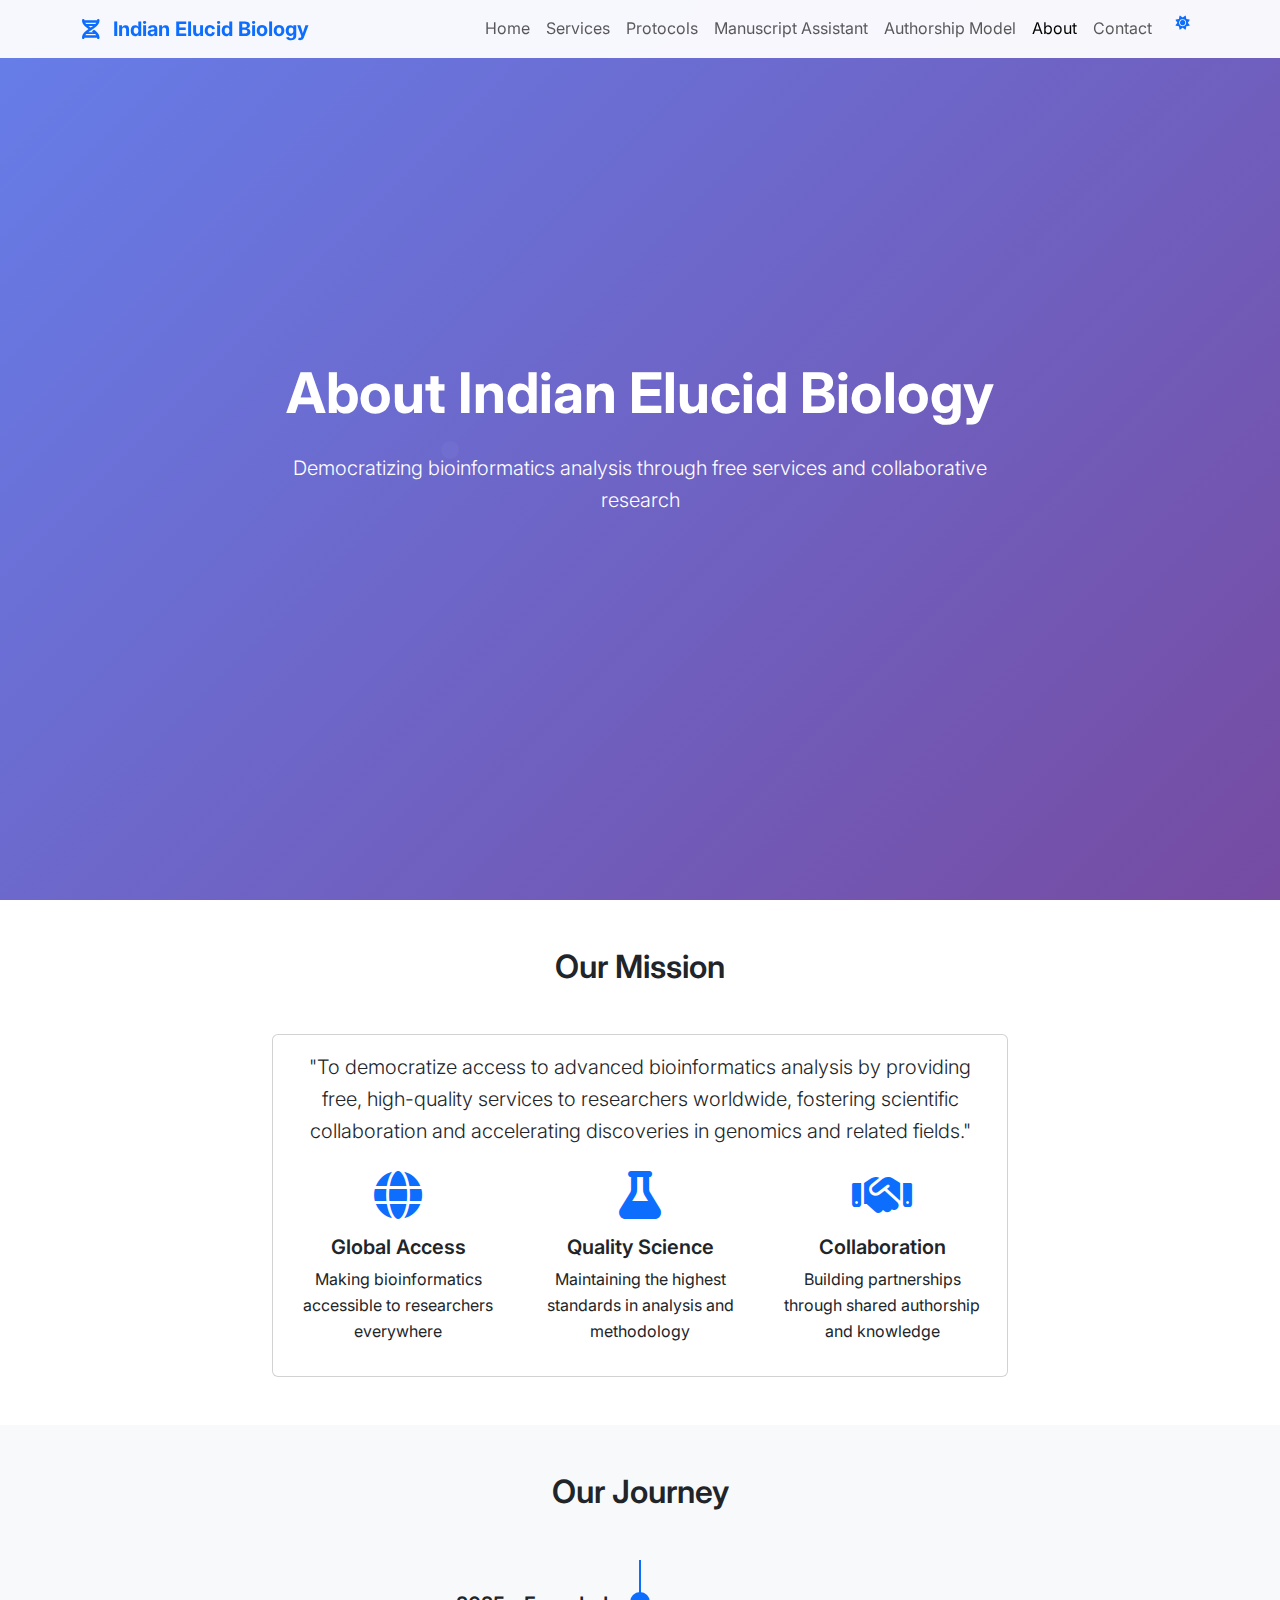
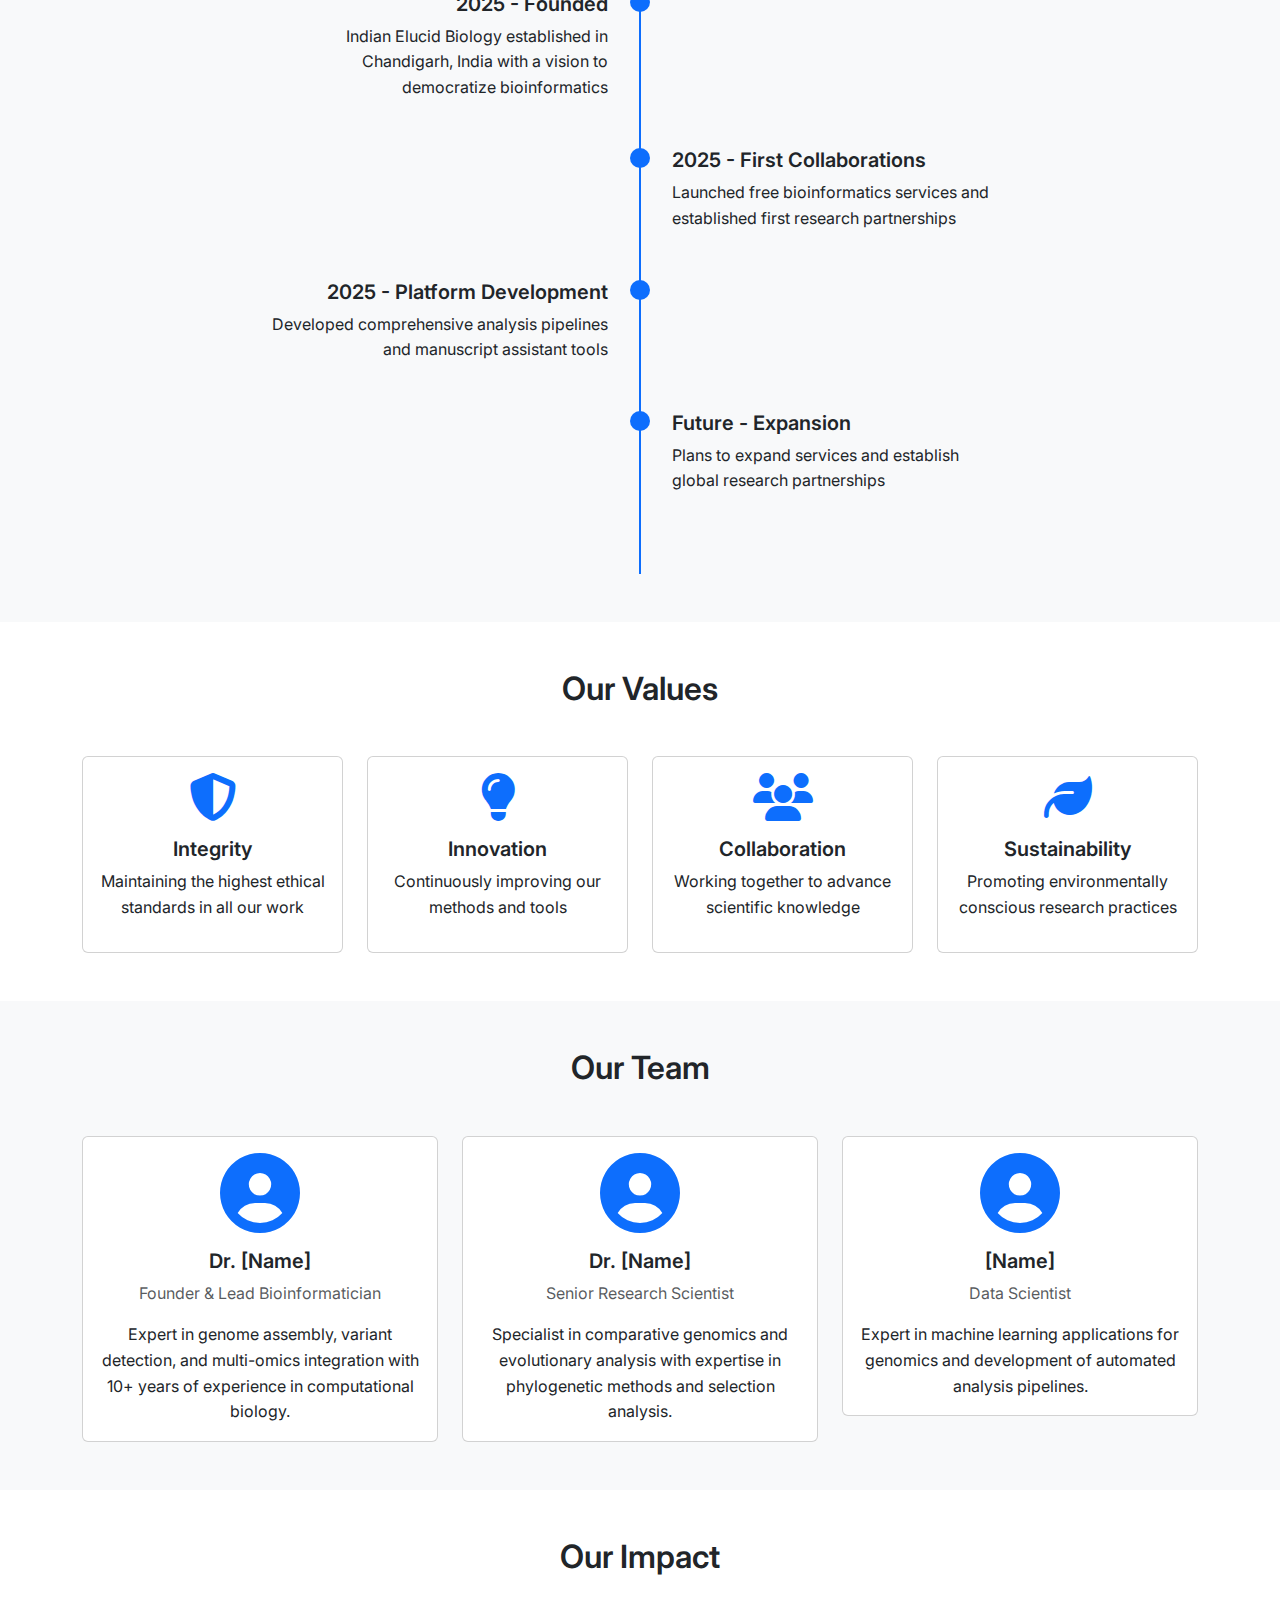
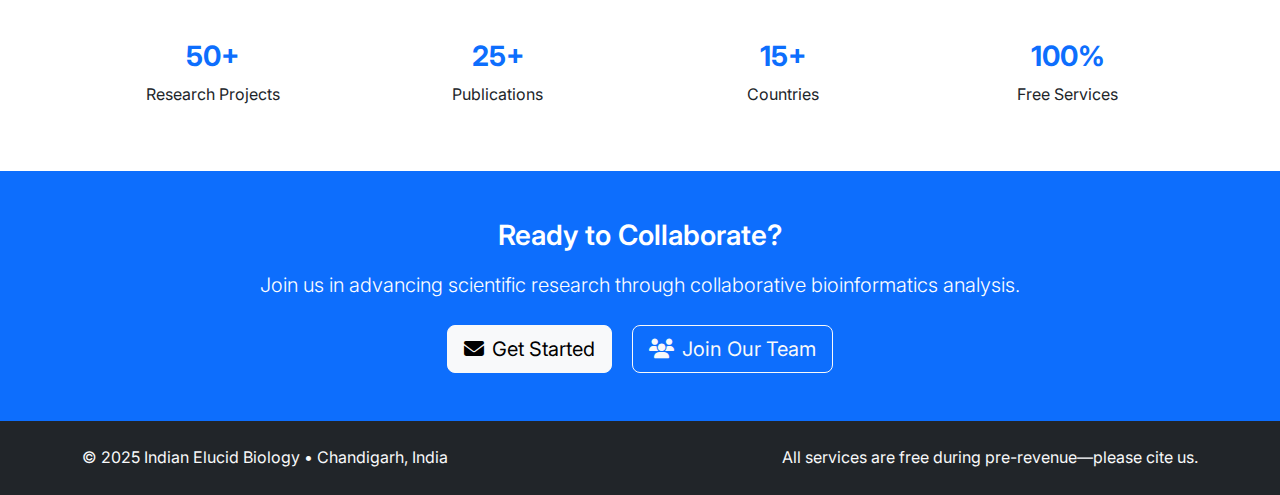
<file: about.html>
<!DOCTYPE html>
<html lang="en">
<head>
    <meta charset="UTF-8">
    <meta name="viewport" content="width=device-width, initial-scale=1.0">
    <title>About Us - Indian Elucid Biology</title>
    <meta name="description" content="Learn about Indian Elucid Biology's mission to democratize bioinformatics analysis and support research through free services.">
    
    <!-- Bootstrap 5 CSS -->
    <link href="https://cdn.jsdelivr.net/npm/bootstrap@5.3.0/dist/css/bootstrap.min.css" rel="stylesheet">
    <!-- Font Awesome 6 -->
    <link rel="stylesheet" href="https://cdnjs.cloudflare.com/ajax/libs/font-awesome/6.4.0/css/all.min.css">
    <!-- Google Fonts -->
    <link href="https://fonts.googleapis.com/css2?family=Inter:wght@300;400;500;600;700&family=JetBrains+Mono:wght@400;500&display=swap" rel="stylesheet">
    <!-- Custom CSS -->
    <link rel="stylesheet" href="css/styles.css">
</head>
<body>
    <!-- Navigation -->
    <nav class="navbar navbar-expand-lg navbar-light bg-light fixed-top">
        <div class="container">
            <a class="navbar-brand fw-bold" href="index.html">
                <i class="fas fa-dna text-primary me-2"></i>
                Indian Elucid Biology
            </a>
            
            <button class="navbar-toggler" type="button" data-bs-toggle="collapse" data-bs-target="#navbarNav">
                <span class="navbar-toggler-icon"></span>
            </button>
            
            <div class="collapse navbar-collapse" id="navbarNav">
                <ul class="navbar-nav ms-auto">
                    <li class="nav-item">
                        <a class="nav-link" href="index.html">Home</a>
                    </li>
                    <li class="nav-item">
                        <a class="nav-link" href="services.html">Services</a>
                    </li>
                    <li class="nav-item">
                        <a class="nav-link" href="protocols.html">Protocols</a>
                    </li>
                    <li class="nav-item">
                        <a class="nav-link" href="manuscript-assistant.html">Manuscript Assistant</a>
                    </li>
                    <li class="nav-item">
                        <a class="nav-link" href="authorship-model.html">Authorship Model</a>
                    </li>
                    <li class="nav-item">
                        <a class="nav-link active" href="about.html">About</a>
                    </li>
                    <li class="nav-item">
                        <a class="nav-link" href="contact.html">Contact</a>
                    </li>
                    <li class="nav-item">
                        <button class="btn btn-outline-primary btn-sm ms-2" id="themeToggle">
                            <i class="fas fa-sun"></i>
                        </button>
                    </li>
                </ul>
            </div>
        </div>
    </nav>

    <!-- Hero Section -->
    <section class="hero-section d-flex align-items-center min-vh-100">
        <div class="container">
            <div class="row">
                <div class="col-lg-8 mx-auto text-center">
                    <h1 class="display-4 fw-bold mb-4">About Indian Elucid Biology</h1>
                    <p class="lead mb-4">
                        Democratizing bioinformatics analysis through free services and collaborative research
                    </p>
                </div>
            </div>
        </div>
    </section>

    <!-- Mission Statement -->
    <section class="py-5">
        <div class="container">
            <div class="row">
                <div class="col-lg-8 mx-auto">
                    <h2 class="text-center mb-5">Our Mission</h2>
                    <div class="card">
                        <div class="card-body">
                            <p class="lead text-center mb-4">
                                "To democratize access to advanced bioinformatics analysis by providing free, high-quality services to researchers worldwide, fostering scientific collaboration and accelerating discoveries in genomics and related fields."
                            </p>
                            <div class="row g-4">
                                <div class="col-md-4 text-center">
                                    <i class="fas fa-globe text-primary fa-3x mb-3"></i>
                                    <h5>Global Access</h5>
                                    <p>Making bioinformatics accessible to researchers everywhere</p>
                                </div>
                                <div class="col-md-4 text-center">
                                    <i class="fas fa-flask text-primary fa-3x mb-3"></i>
                                    <h5>Quality Science</h5>
                                    <p>Maintaining the highest standards in analysis and methodology</p>
                                </div>
                                <div class="col-md-4 text-center">
                                    <i class="fas fa-handshake text-primary fa-3x mb-3"></i>
                                    <h5>Collaboration</h5>
                                    <p>Building partnerships through shared authorship and knowledge</p>
                                </div>
                            </div>
                        </div>
                    </div>
                </div>
            </div>
        </div>
    </section>

    <!-- Company Timeline -->
    <section class="py-5 bg-light">
        <div class="container">
            <h2 class="text-center mb-5">Our Journey</h2>
            <div class="row">
                <div class="col-lg-8 mx-auto">
                    <div class="timeline">
                        <div class="timeline-item">
                            <div class="timeline-marker"></div>
                            <div class="timeline-content">
                                <h5>2025 - Founded</h5>
                                <p>Indian Elucid Biology established in Chandigarh, India with a vision to democratize bioinformatics</p>
                            </div>
                        </div>
                        <div class="timeline-item">
                            <div class="timeline-marker"></div>
                            <div class="timeline-content">
                                <h5>2025 - First Collaborations</h5>
                                <p>Launched free bioinformatics services and established first research partnerships</p>
                            </div>
                        </div>
                        <div class="timeline-item">
                            <div class="timeline-marker"></div>
                            <div class="timeline-content">
                                <h5>2025 - Platform Development</h5>
                                <p>Developed comprehensive analysis pipelines and manuscript assistant tools</p>
                            </div>
                        </div>
                        <div class="timeline-item">
                            <div class="timeline-marker"></div>
                            <div class="timeline-content">
                                <h5>Future - Expansion</h5>
                                <p>Plans to expand services and establish global research partnerships</p>
                            </div>
                        </div>
                    </div>
                </div>
            </div>
        </div>
    </section>

    <!-- Values Section -->
    <section class="py-5">
        <div class="container">
            <h2 class="text-center mb-5">Our Values</h2>
            <div class="row g-4">
                <div class="col-md-6 col-lg-3">
                    <div class="card h-100 text-center">
                        <div class="card-body">
                            <i class="fas fa-shield-alt text-primary fa-3x mb-3"></i>
                            <h5>Integrity</h5>
                            <p>Maintaining the highest ethical standards in all our work</p>
                        </div>
                    </div>
                </div>
                <div class="col-md-6 col-lg-3">
                    <div class="card h-100 text-center">
                        <div class="card-body">
                            <i class="fas fa-lightbulb text-primary fa-3x mb-3"></i>
                            <h5>Innovation</h5>
                            <p>Continuously improving our methods and tools</p>
                        </div>
                    </div>
                </div>
                <div class="col-md-6 col-lg-3">
                    <div class="card h-100 text-center">
                        <div class="card-body">
                            <i class="fas fa-users text-primary fa-3x mb-3"></i>
                            <h5>Collaboration</h5>
                            <p>Working together to advance scientific knowledge</p>
                        </div>
                    </div>
                </div>
                <div class="col-md-6 col-lg-3">
                    <div class="card h-100 text-center">
                        <div class="card-body">
                            <i class="fas fa-leaf text-primary fa-3x mb-3"></i>
                            <h5>Sustainability</h5>
                            <p>Promoting environmentally conscious research practices</p>
                        </div>
                    </div>
                </div>
            </div>
        </div>
    </section>

    <!-- Team Section -->
    <section class="py-5 bg-light">
        <div class="container">
            <h2 class="text-center mb-5">Our Team</h2>
            <div class="row g-4">
                <div class="col-md-6 col-lg-4">
                    <div class="card text-center">
                        <div class="card-body">
                            <div class="mb-3">
                                <i class="fas fa-user-circle text-primary fa-5x"></i>
                            </div>
                            <h5 class="card-title">Dr. [Name]</h5>
                            <p class="text-muted">Founder & Lead Bioinformatician</p>
                            <p class="card-text">Expert in genome assembly, variant detection, and multi-omics integration with 10+ years of experience in computational biology.</p>
                        </div>
                    </div>
                </div>
                <div class="col-md-6 col-lg-4">
                    <div class="card text-center">
                        <div class="card-body">
                            <div class="mb-3">
                                <i class="fas fa-user-circle text-primary fa-5x"></i>
                            </div>
                            <h5 class="card-title">Dr. [Name]</h5>
                            <p class="text-muted">Senior Research Scientist</p>
                            <p class="card-text">Specialist in comparative genomics and evolutionary analysis with expertise in phylogenetic methods and selection analysis.</p>
                        </div>
                    </div>
                </div>
                <div class="col-md-6 col-lg-4">
                    <div class="card text-center">
                        <div class="card-body">
                            <div class="mb-3">
                                <i class="fas fa-user-circle text-primary fa-5x"></i>
                            </div>
                            <h5 class="card-title">[Name]</h5>
                            <p class="text-muted">Data Scientist</p>
                            <p class="card-text">Expert in machine learning applications for genomics and development of automated analysis pipelines.</p>
                        </div>
                    </div>
                </div>
            </div>
        </div>
    </section>

    <!-- Stats Section -->
    <section class="py-5">
        <div class="container">
            <h2 class="text-center mb-5">Our Impact</h2>
            <div class="row g-4 text-center">
                <div class="col-md-3">
                    <div class="card border-0">
                        <div class="card-body">
                            <h3 class="text-primary fw-bold">50+</h3>
                            <p class="mb-0">Research Projects</p>
                        </div>
                    </div>
                </div>
                <div class="col-md-3">
                    <div class="card border-0">
                        <div class="card-body">
                            <h3 class="text-primary fw-bold">25+</h3>
                            <p class="mb-0">Publications</p>
                        </div>
                    </div>
                </div>
                <div class="col-md-3">
                    <div class="card border-0">
                        <div class="card-body">
                            <h3 class="text-primary fw-bold">15+</h3>
                            <p class="mb-0">Countries</p>
                        </div>
                    </div>
                </div>
                <div class="col-md-3">
                    <div class="card border-0">
                        <div class="card-body">
                            <h3 class="text-primary fw-bold">100%</h3>
                            <p class="mb-0">Free Services</p>
                        </div>
                    </div>
                </div>
            </div>
        </div>
    </section>

    <!-- CTA Section -->
    <section class="py-5 bg-primary text-white">
        <div class="container text-center">
            <h3 class="mb-3">Ready to Collaborate?</h3>
            <p class="lead mb-4">Join us in advancing scientific research through collaborative bioinformatics analysis.</p>
            <a href="contact.html" class="btn btn-light btn-lg me-3">
                <i class="fas fa-envelope me-2"></i>Get Started
            </a>
            <a href="careers.html" class="btn btn-outline-light btn-lg">
                <i class="fas fa-users me-2"></i>Join Our Team
            </a>
        </div>
    </section>

    <!-- Footer -->
    <footer class="bg-dark text-light py-4">
        <div class="container">
            <div class="row">
                <div class="col-md-6">
                    <p class="mb-0">© 2025 Indian Elucid Biology • Chandigarh, India</p>
                </div>
                <div class="col-md-6 text-md-end">
                    <p class="mb-0">All services are free during pre-revenue—please cite us.</p>
                </div>
            </div>
        </div>
    </footer>

    <!-- Bootstrap JS -->
    <script src="https://cdn.jsdelivr.net/npm/bootstrap@5.3.0/dist/js/bootstrap.bundle.min.js"></script>
    <!-- Custom JS -->
    <script src="js/main.js"></script>
</body>
</html>
</file>
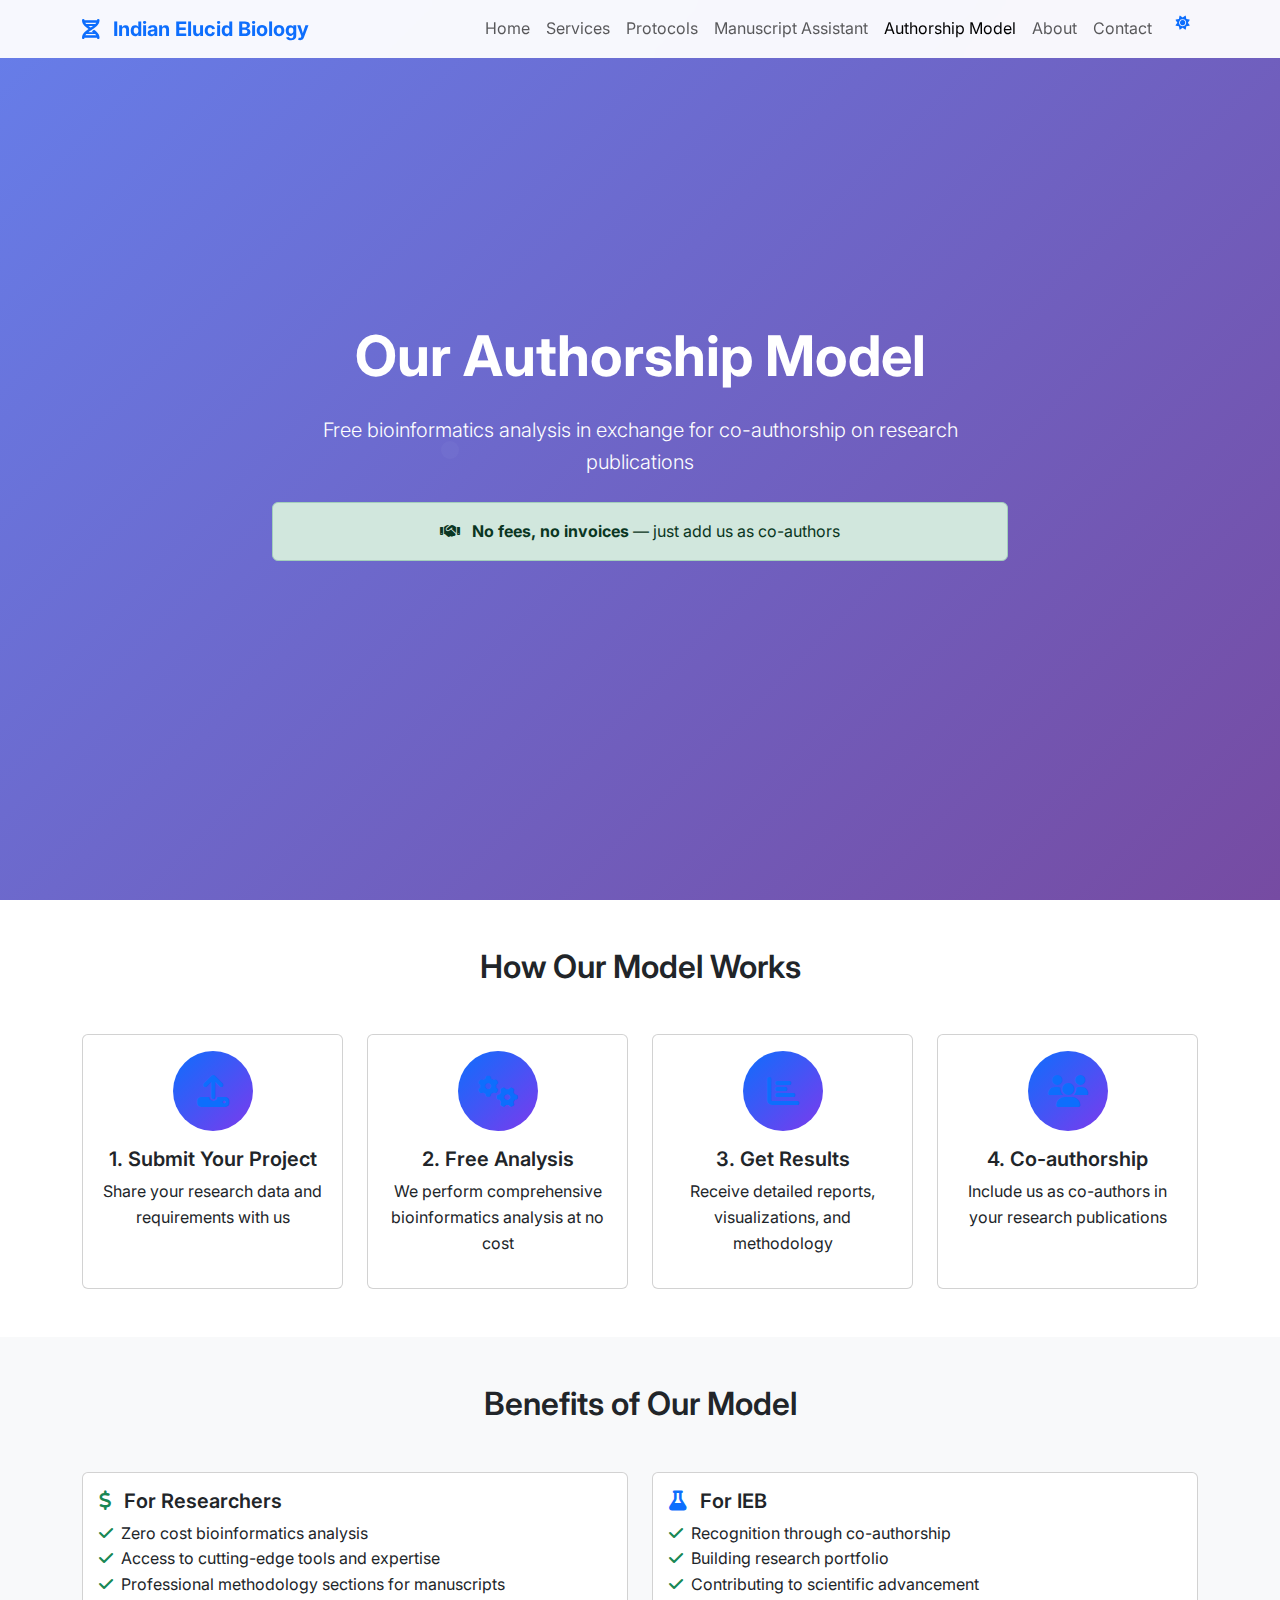
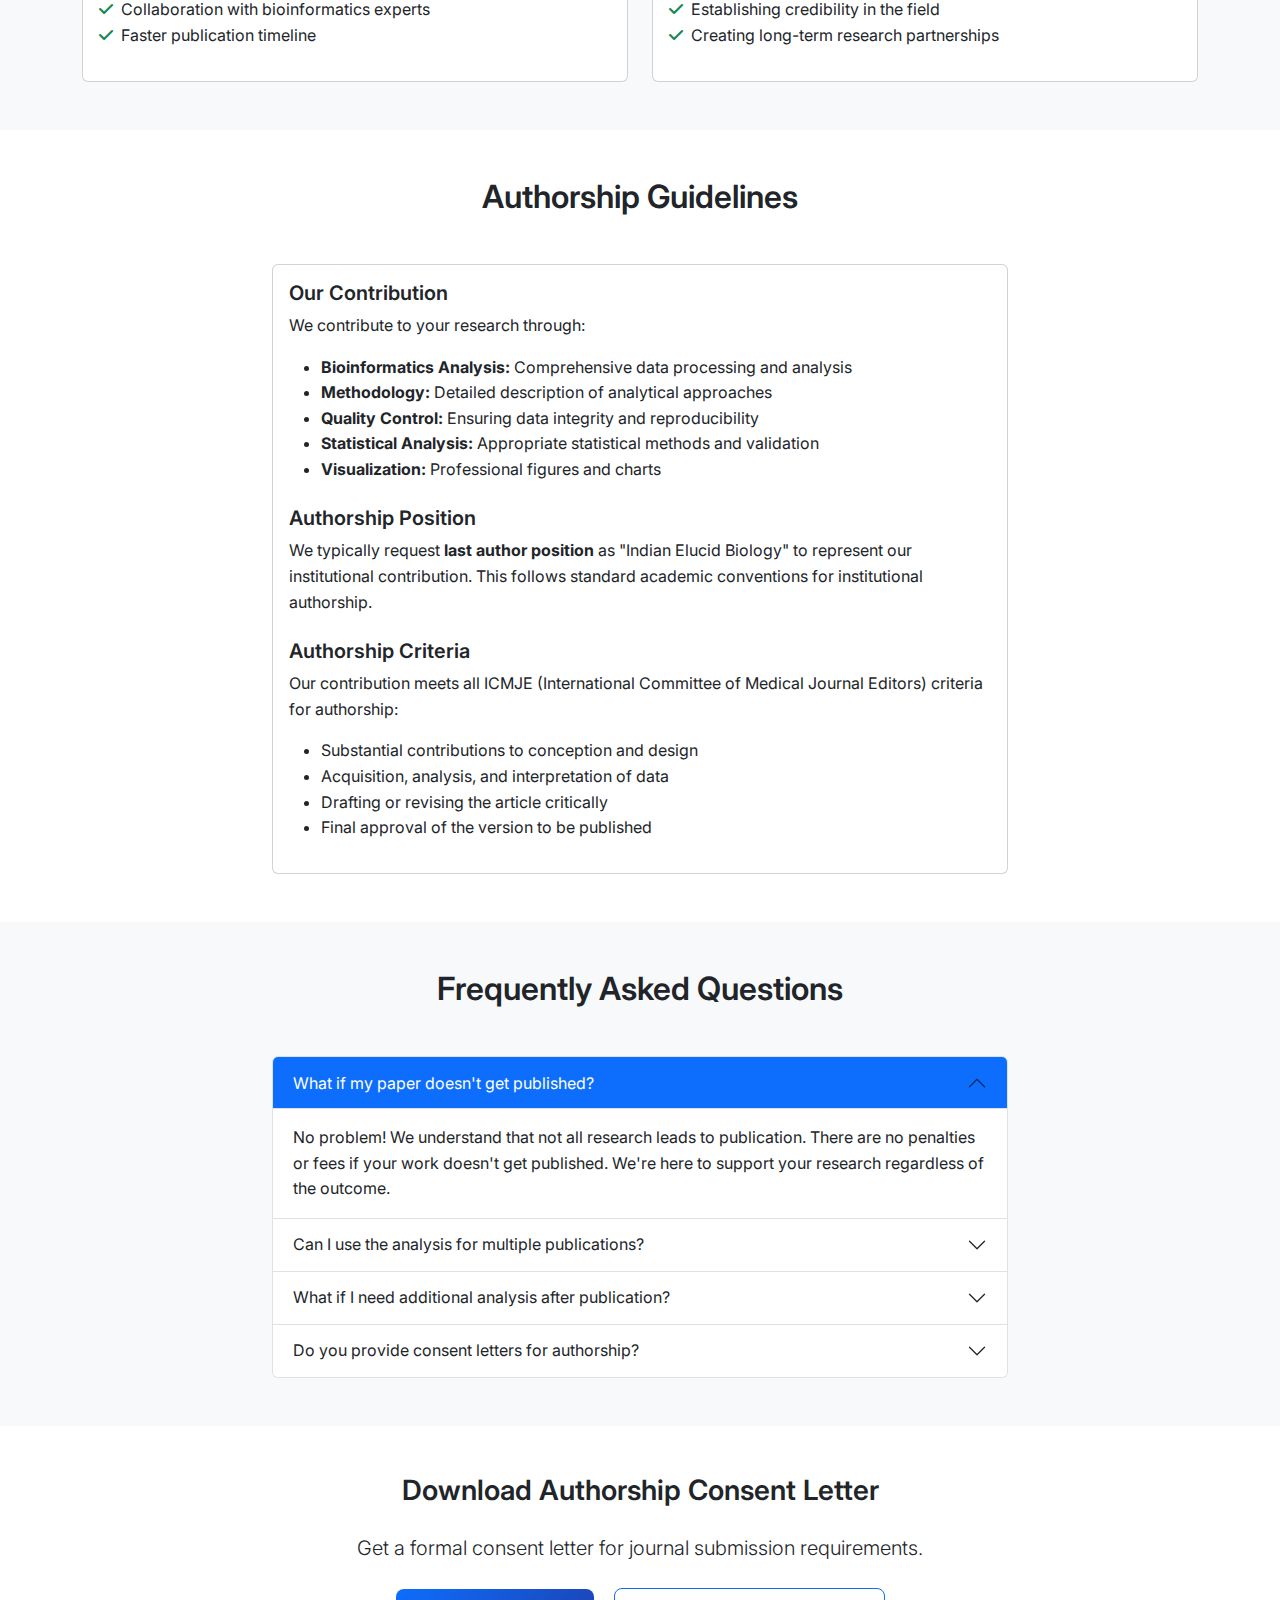
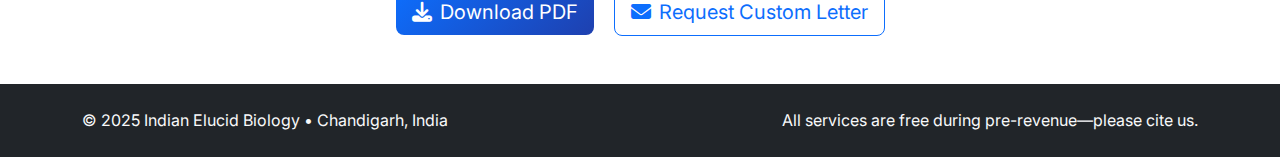
<file: authorship-model.html>
<!DOCTYPE html>
<html lang="en">
<head>
    <meta charset="UTF-8">
    <meta name="viewport" content="width=device-width, initial-scale=1.0">
    <title>Authorship Model - Indian Elucid Biology</title>
    <meta name="description" content="Learn about IEB's free bioinformatics services in exchange for co-authorship on research publications.">
    
    <!-- Bootstrap 5 CSS -->
    <link href="https://cdn.jsdelivr.net/npm/bootstrap@5.3.0/dist/css/bootstrap.min.css" rel="stylesheet">
    <!-- Font Awesome 6 -->
    <link rel="stylesheet" href="https://cdnjs.cloudflare.com/ajax/libs/font-awesome/6.4.0/css/all.min.css">
    <!-- Google Fonts -->
    <link href="https://fonts.googleapis.com/css2?family=Inter:wght@300;400;500;600;700&family=JetBrains+Mono:wght@400;500&display=swap" rel="stylesheet">
    <!-- Custom CSS -->
    <link rel="stylesheet" href="css/styles.css">
</head>
<body>
    <!-- Navigation -->
    <nav class="navbar navbar-expand-lg navbar-light bg-light fixed-top">
        <div class="container">
            <a class="navbar-brand fw-bold" href="index.html">
                <i class="fas fa-dna text-primary me-2"></i>
                Indian Elucid Biology
            </a>
            
            <button class="navbar-toggler" type="button" data-bs-toggle="collapse" data-bs-target="#navbarNav">
                <span class="navbar-toggler-icon"></span>
            </button>
            
            <div class="collapse navbar-collapse" id="navbarNav">
                <ul class="navbar-nav ms-auto">
                    <li class="nav-item">
                        <a class="nav-link" href="index.html">Home</a>
                    </li>
                    <li class="nav-item">
                        <a class="nav-link" href="services.html">Services</a>
                    </li>
                    <li class="nav-item">
                        <a class="nav-link" href="protocols.html">Protocols</a>
                    </li>
                    <li class="nav-item">
                        <a class="nav-link" href="manuscript-assistant.html">Manuscript Assistant</a>
                    </li>
                    <li class="nav-item">
                        <a class="nav-link active" href="authorship-model.html">Authorship Model</a>
                    </li>
                    <li class="nav-item">
                        <a class="nav-link" href="about.html">About</a>
                    </li>
                    <li class="nav-item">
                        <a class="nav-link" href="contact.html">Contact</a>
                    </li>
                    <li class="nav-item">
                        <button class="btn btn-outline-primary btn-sm ms-2" id="themeToggle">
                            <i class="fas fa-sun"></i>
                        </button>
                    </li>
                </ul>
            </div>
        </div>
    </nav>

    <!-- Hero Section -->
    <section class="hero-section d-flex align-items-center min-vh-100">
        <div class="container">
            <div class="row">
                <div class="col-lg-8 mx-auto text-center">
                    <h1 class="display-4 fw-bold mb-4">Our Authorship Model</h1>
                    <p class="lead mb-4">
                        Free bioinformatics analysis in exchange for co-authorship on research publications
                    </p>
                    <div class="alert alert-success">
                        <i class="fas fa-handshake me-2"></i>
                        <strong>No fees, no invoices</strong> — just add us as co-authors
                    </div>
                </div>
            </div>
        </div>
    </section>

    <!-- How It Works -->
    <section class="py-5">
        <div class="container">
            <h2 class="text-center mb-5">How Our Model Works</h2>
            <div class="row g-4">
                <div class="col-md-6 col-lg-3">
                    <div class="card h-100 text-center">
                        <div class="card-body">
                            <div class="feature-icon mb-3">
                                <i class="fas fa-upload text-primary fa-2x"></i>
                            </div>
                            <h5>1. Submit Your Project</h5>
                            <p>Share your research data and requirements with us</p>
                        </div>
                    </div>
                </div>
                <div class="col-md-6 col-lg-3">
                    <div class="card h-100 text-center">
                        <div class="card-body">
                            <div class="feature-icon mb-3">
                                <i class="fas fa-cogs text-primary fa-2x"></i>
                            </div>
                            <h5>2. Free Analysis</h5>
                            <p>We perform comprehensive bioinformatics analysis at no cost</p>
                        </div>
                    </div>
                </div>
                <div class="col-md-6 col-lg-3">
                    <div class="card h-100 text-center">
                        <div class="card-body">
                            <div class="feature-icon mb-3">
                                <i class="fas fa-chart-bar text-primary fa-2x"></i>
                            </div>
                            <h5>3. Get Results</h5>
                            <p>Receive detailed reports, visualizations, and methodology</p>
                        </div>
                    </div>
                </div>
                <div class="col-md-6 col-lg-3">
                    <div class="card h-100 text-center">
                        <div class="card-body">
                            <div class="feature-icon mb-3">
                                <i class="fas fa-users text-primary fa-2x"></i>
                            </div>
                            <h5>4. Co-authorship</h5>
                            <p>Include us as co-authors in your research publications</p>
                        </div>
                    </div>
                </div>
            </div>
        </div>
    </section>

    <!-- Benefits Section -->
    <section class="py-5 bg-light">
        <div class="container">
            <h2 class="text-center mb-5">Benefits of Our Model</h2>
            <div class="row g-4">
                <div class="col-md-6">
                    <div class="card h-100">
                        <div class="card-body">
                            <h5 class="card-title">
                                <i class="fas fa-dollar-sign text-success me-2"></i>
                                For Researchers
                            </h5>
                            <ul class="list-unstyled">
                                <li><i class="fas fa-check text-success me-2"></i>Zero cost bioinformatics analysis</li>
                                <li><i class="fas fa-check text-success me-2"></i>Access to cutting-edge tools and expertise</li>
                                <li><i class="fas fa-check text-success me-2"></i>Professional methodology sections for manuscripts</li>
                                <li><i class="fas fa-check text-success me-2"></i>Collaboration with bioinformatics experts</li>
                                <li><i class="fas fa-check text-success me-2"></i>Faster publication timeline</li>
                            </ul>
                        </div>
                    </div>
                </div>
                <div class="col-md-6">
                    <div class="card h-100">
                        <div class="card-body">
                            <h5 class="card-title">
                                <i class="fas fa-flask text-primary me-2"></i>
                                For IEB
                            </h5>
                            <ul class="list-unstyled">
                                <li><i class="fas fa-check text-success me-2"></i>Recognition through co-authorship</li>
                                <li><i class="fas fa-check text-success me-2"></i>Building research portfolio</li>
                                <li><i class="fas fa-check text-success me-2"></i>Contributing to scientific advancement</li>
                                <li><i class="fas fa-check text-success me-2"></i>Establishing credibility in the field</li>
                                <li><i class="fas fa-check text-success me-2"></i>Creating long-term research partnerships</li>
                            </ul>
                        </div>
                    </div>
                </div>
            </div>
        </div>
    </section>

    <!-- Authorship Guidelines -->
    <section class="py-5">
        <div class="container">
            <h2 class="text-center mb-5">Authorship Guidelines</h2>
            <div class="row">
                <div class="col-lg-8 mx-auto">
                    <div class="card">
                        <div class="card-body">
                            <h5 class="card-title">Our Contribution</h5>
                            <p>We contribute to your research through:</p>
                            <ul>
                                <li><strong>Bioinformatics Analysis:</strong> Comprehensive data processing and analysis</li>
                                <li><strong>Methodology:</strong> Detailed description of analytical approaches</li>
                                <li><strong>Quality Control:</strong> Ensuring data integrity and reproducibility</li>
                                <li><strong>Statistical Analysis:</strong> Appropriate statistical methods and validation</li>
                                <li><strong>Visualization:</strong> Professional figures and charts</li>
                            </ul>
                            
                            <h5 class="card-title mt-4">Authorship Position</h5>
                            <p>We typically request <strong>last author position</strong> as "Indian Elucid Biology" to represent our institutional contribution. This follows standard academic conventions for institutional authorship.</p>
                            
                            <h5 class="card-title mt-4">Authorship Criteria</h5>
                            <p>Our contribution meets all ICMJE (International Committee of Medical Journal Editors) criteria for authorship:</p>
                            <ul>
                                <li>Substantial contributions to conception and design</li>
                                <li>Acquisition, analysis, and interpretation of data</li>
                                <li>Drafting or revising the article critically</li>
                                <li>Final approval of the version to be published</li>
                            </ul>
                        </div>
                    </div>
                </div>
            </div>
        </div>
    </section>

    <!-- FAQ Section -->
    <section class="py-5 bg-light">
        <div class="container">
            <h2 class="text-center mb-5">Frequently Asked Questions</h2>
            <div class="row">
                <div class="col-lg-8 mx-auto">
                    <div class="accordion" id="authorshipFAQ">
                        <div class="accordion-item">
                            <h2 class="accordion-header" id="faq1">
                                <button class="accordion-button" type="button" data-bs-toggle="collapse" data-bs-target="#collapseFAQ1">
                                    What if my paper doesn't get published?
                                </button>
                            </h2>
                            <div id="collapseFAQ1" class="accordion-collapse collapse show" data-bs-parent="#authorshipFAQ">
                                <div class="accordion-body">
                                    No problem! We understand that not all research leads to publication. There are no penalties or fees if your work doesn't get published. We're here to support your research regardless of the outcome.
                                </div>
                            </div>
                        </div>
                        <div class="accordion-item">
                            <h2 class="accordion-header" id="faq2">
                                <button class="accordion-button collapsed" type="button" data-bs-toggle="collapse" data-bs-target="#collapseFAQ2">
                                    Can I use the analysis for multiple publications?
                                </button>
                            </h2>
                            <div id="collapseFAQ2" class="accordion-collapse collapse" data-bs-parent="#authorshipFAQ">
                                <div class="accordion-body">
                                    Yes! You can use our analysis for multiple publications. We ask for co-authorship on each publication that uses our work, following standard academic practices.
                                </div>
                            </div>
                        </div>
                        <div class="accordion-item">
                            <h2 class="accordion-header" id="faq3">
                                <button class="accordion-button collapsed" type="button" data-bs-toggle="collapse" data-bs-target="#collapseFAQ3">
                                    What if I need additional analysis after publication?
                                </button>
                            </h2>
                            <div id="collapseFAQ3" class="accordion-collapse collapse" data-bs-parent="#authorshipFAQ">
                                <div class="accordion-body">
                                    We're happy to provide additional analysis or revisions. For follow-up work, we can discuss authorship on a case-by-case basis depending on the extent of our contribution.
                                </div>
                            </div>
                        </div>
                        <div class="accordion-item">
                            <h2 class="accordion-header" id="faq4">
                                <button class="accordion-button collapsed" type="button" data-bs-toggle="collapse" data-bs-target="#collapseFAQ4">
                                    Do you provide consent letters for authorship?
                                </button>
                            </h2>
                            <div id="collapseFAQ4" class="accordion-collapse collapse" data-bs-parent="#authorshipFAQ">
                                <div class="accordion-body">
                                    Yes! We provide formal consent letters acknowledging our contribution and agreeing to co-authorship. This helps with journal submission requirements.
                                </div>
                            </div>
                        </div>
                    </div>
                </div>
            </div>
        </div>
    </section>

    <!-- Download Consent Letter -->
    <section class="py-5">
        <div class="container">
            <div class="row">
                <div class="col-lg-8 mx-auto text-center">
                    <h3 class="mb-4">Download Authorship Consent Letter</h3>
                    <p class="lead mb-4">
                        Get a formal consent letter for journal submission requirements.
                    </p>
                    <a href="#" class="btn btn-primary btn-lg me-3">
                        <i class="fas fa-download me-2"></i>Download PDF
                    </a>
                    <a href="contact.html" class="btn btn-outline-primary btn-lg">
                        <i class="fas fa-envelope me-2"></i>Request Custom Letter
                    </a>
                </div>
            </div>
        </div>
    </section>

    <!-- Footer -->
    <footer class="bg-dark text-light py-4">
        <div class="container">
            <div class="row">
                <div class="col-md-6">
                    <p class="mb-0">© 2025 Indian Elucid Biology • Chandigarh, India</p>
                </div>
                <div class="col-md-6 text-md-end">
                    <p class="mb-0">All services are free during pre-revenue—please cite us.</p>
                </div>
            </div>
        </div>
    </footer>

    <!-- Bootstrap JS -->
    <script src="https://cdn.jsdelivr.net/npm/bootstrap@5.3.0/dist/js/bootstrap.bundle.min.js"></script>
    <!-- Custom JS -->
    <script src="js/main.js"></script>
</body>
</html>
</file>
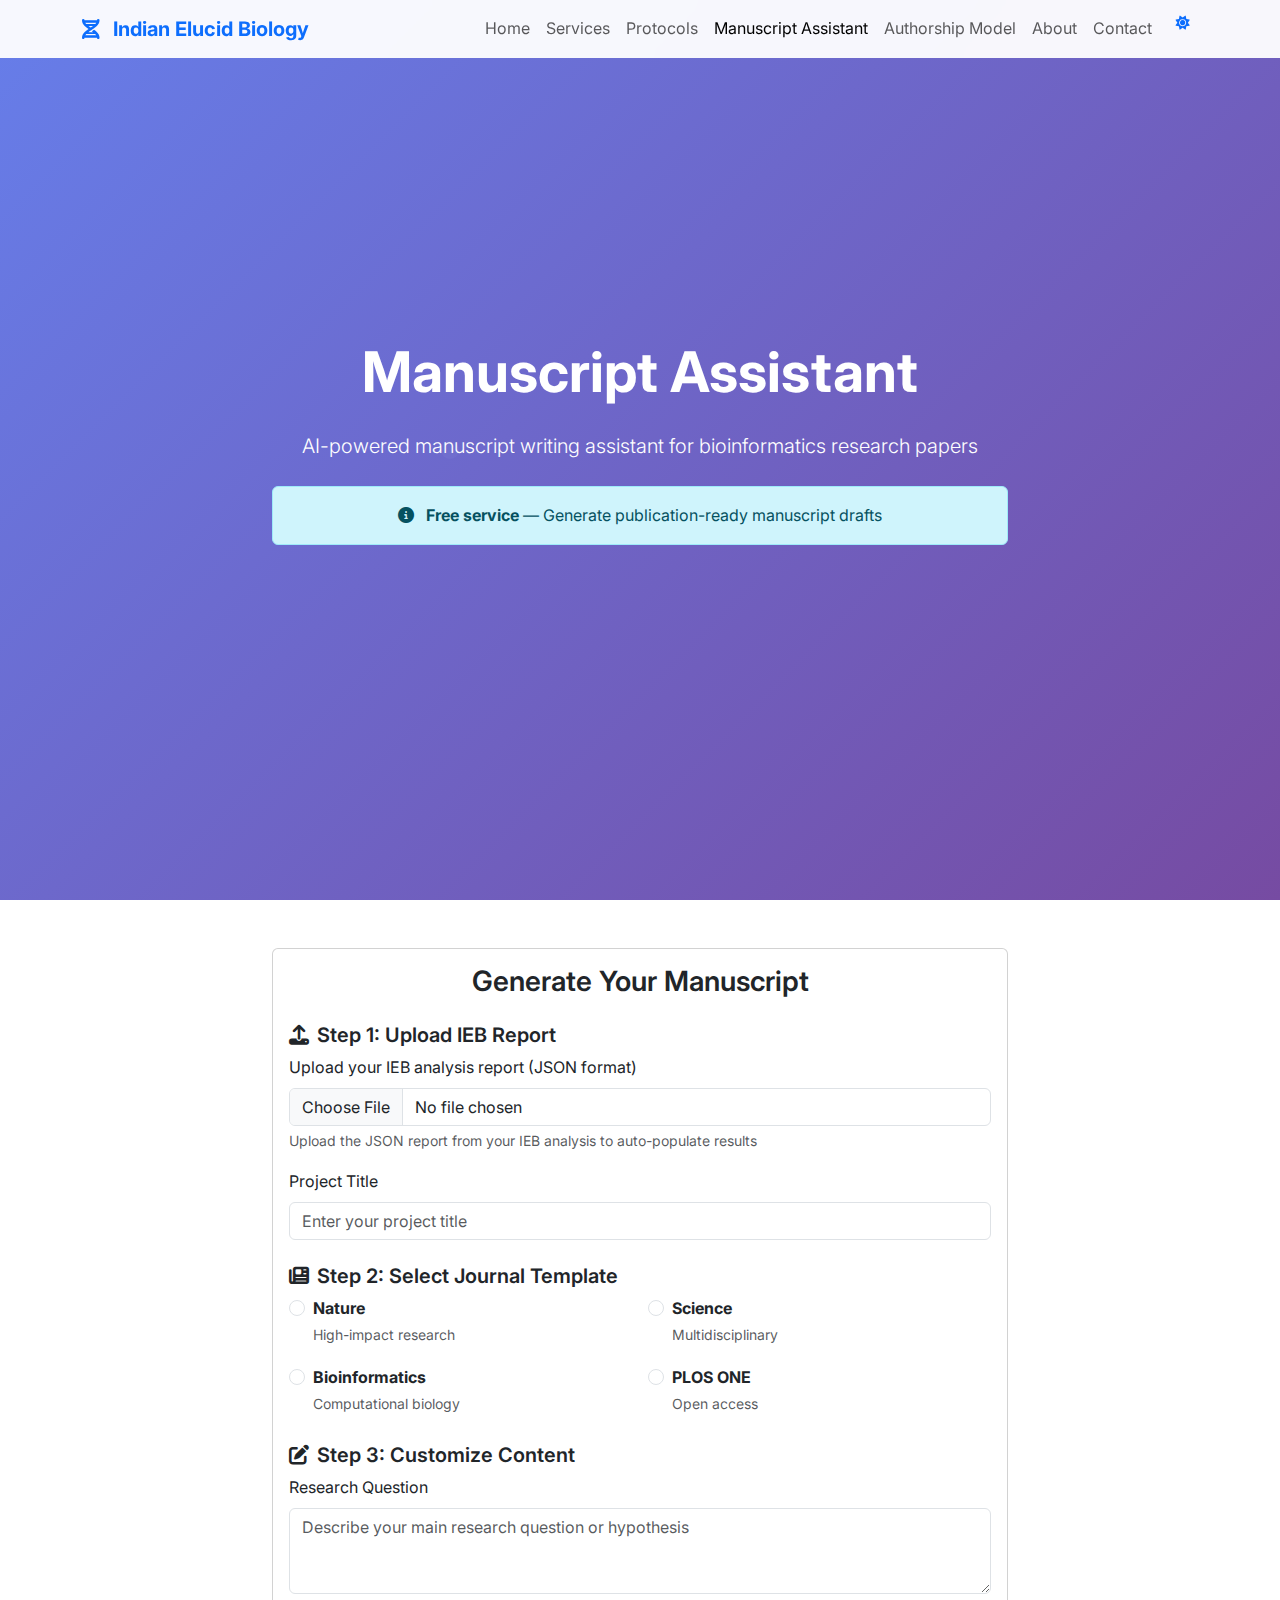
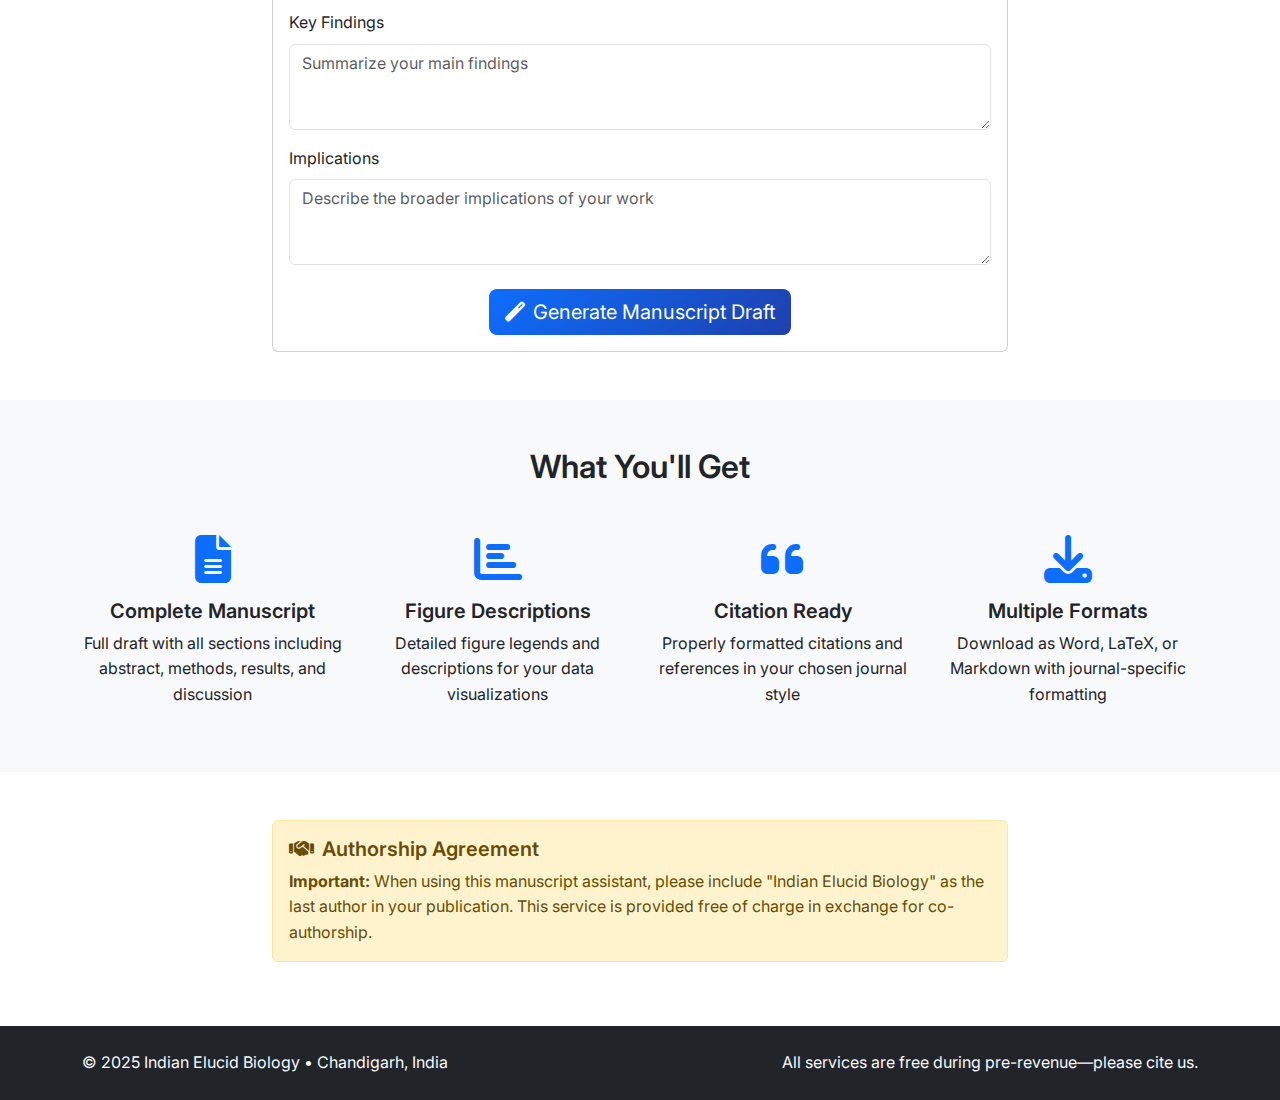
<file: manuscript-assistant.html>
<!DOCTYPE html>
<html lang="en">
<head>
    <meta charset="UTF-8">
    <meta name="viewport" content="width=device-width, initial-scale=1.0">
    <title>Manuscript Assistant - Indian Elucid Biology</title>
    <meta name="description" content="AI-powered manuscript writing assistant for bioinformatics research papers with journal templates and automated drafting.">
    
    <!-- Bootstrap 5 CSS -->
    <link href="https://cdn.jsdelivr.net/npm/bootstrap@5.3.0/dist/css/bootstrap.min.css" rel="stylesheet">
    <!-- Font Awesome 6 -->
    <link rel="stylesheet" href="https://cdnjs.cloudflare.com/ajax/libs/font-awesome/6.4.0/css/all.min.css">
    <!-- Google Fonts -->
    <link href="https://fonts.googleapis.com/css2?family=Inter:wght@300;400;500;600;700&family=JetBrains+Mono:wght@400;500&display=swap" rel="stylesheet">
    <!-- Custom CSS -->
    <link rel="stylesheet" href="css/styles.css">
</head>
<body>
    <!-- Navigation -->
    <nav class="navbar navbar-expand-lg navbar-light bg-light fixed-top">
        <div class="container">
            <a class="navbar-brand fw-bold" href="index.html">
                <i class="fas fa-dna text-primary me-2"></i>
                Indian Elucid Biology
            </a>
            
            <button class="navbar-toggler" type="button" data-bs-toggle="collapse" data-bs-target="#navbarNav">
                <span class="navbar-toggler-icon"></span>
            </button>
            
            <div class="collapse navbar-collapse" id="navbarNav">
                <ul class="navbar-nav ms-auto">
                    <li class="nav-item">
                        <a class="nav-link" href="index.html">Home</a>
                    </li>
                    <li class="nav-item">
                        <a class="nav-link" href="services.html">Services</a>
                    </li>
                    <li class="nav-item">
                        <a class="nav-link" href="protocols.html">Protocols</a>
                    </li>
                    <li class="nav-item">
                        <a class="nav-link active" href="manuscript-assistant.html">Manuscript Assistant</a>
                    </li>
                    <li class="nav-item">
                        <a class="nav-link" href="authorship-model.html">Authorship Model</a>
                    </li>
                    <li class="nav-item">
                        <a class="nav-link" href="about.html">About</a>
                    </li>
                    <li class="nav-item">
                        <a class="nav-link" href="contact.html">Contact</a>
                    </li>
                    <li class="nav-item">
                        <button class="btn btn-outline-primary btn-sm ms-2" id="themeToggle">
                            <i class="fas fa-sun"></i>
                        </button>
                    </li>
                </ul>
            </div>
        </div>
    </nav>

    <!-- Hero Section -->
    <section class="hero-section d-flex align-items-center min-vh-100">
        <div class="container">
            <div class="row">
                <div class="col-lg-8 mx-auto text-center">
                    <h1 class="display-4 fw-bold mb-4">Manuscript Assistant</h1>
                    <p class="lead mb-4">
                        AI-powered manuscript writing assistant for bioinformatics research papers
                    </p>
                    <div class="alert alert-info">
                        <i class="fas fa-info-circle me-2"></i>
                        <strong>Free service</strong> — Generate publication-ready manuscript drafts
                    </div>
                </div>
            </div>
        </div>
    </section>

    <!-- Manuscript Wizard -->
    <section class="py-5">
        <div class="container">
            <div class="row">
                <div class="col-lg-8 mx-auto">
                    <div class="card">
                        <div class="card-body">
                            <h3 class="card-title text-center mb-4">Generate Your Manuscript</h3>
                            
                            <!-- Step 1: Upload Report -->
                            <div class="mb-4">
                                <h5><i class="fas fa-upload me-2"></i>Step 1: Upload IEB Report</h5>
                                <div class="mb-3">
                                    <label for="reportFile" class="form-label">Upload your IEB analysis report (JSON format)</label>
                                    <input type="file" class="form-control" id="reportFile" accept=".json">
                                    <div class="form-text">Upload the JSON report from your IEB analysis to auto-populate results</div>
                                </div>
                                <div class="mb-3">
                                    <label for="projectTitle" class="form-label">Project Title</label>
                                    <input type="text" class="form-control" id="projectTitle" placeholder="Enter your project title">
                                </div>
                            </div>

                            <!-- Step 2: Choose Journal Template -->
                            <div class="mb-4">
                                <h5><i class="fas fa-newspaper me-2"></i>Step 2: Select Journal Template</h5>
                                <div class="row g-3">
                                    <div class="col-md-6">
                                        <div class="form-check">
                                            <input class="form-check-input" type="radio" name="journalTemplate" id="nature" value="nature">
                                            <label class="form-check-label" for="nature">
                                                <strong>Nature</strong><br>
                                                <small class="text-muted">High-impact research</small>
                                            </label>
                                        </div>
                                    </div>
                                    <div class="col-md-6">
                                        <div class="form-check">
                                            <input class="form-check-input" type="radio" name="journalTemplate" id="science" value="science">
                                            <label class="form-check-label" for="science">
                                                <strong>Science</strong><br>
                                                <small class="text-muted">Multidisciplinary</small>
                                            </label>
                                        </div>
                                    </div>
                                    <div class="col-md-6">
                                        <div class="form-check">
                                            <input class="form-check-input" type="radio" name="journalTemplate" id="bioinformatics" value="bioinformatics">
                                            <label class="form-check-label" for="bioinformatics">
                                                <strong>Bioinformatics</strong><br>
                                                <small class="text-muted">Computational biology</small>
                                            </label>
                                        </div>
                                    </div>
                                    <div class="col-md-6">
                                        <div class="form-check">
                                            <input class="form-check-input" type="radio" name="journalTemplate" id="plos" value="plos">
                                            <label class="form-check-label" for="plos">
                                                <strong>PLOS ONE</strong><br>
                                                <small class="text-muted">Open access</small>
                                            </label>
                                        </div>
                                    </div>
                                </div>
                            </div>

                            <!-- Step 3: Customize Content -->
                            <div class="mb-4">
                                <h5><i class="fas fa-edit me-2"></i>Step 3: Customize Content</h5>
                                <div class="mb-3">
                                    <label for="researchQuestion" class="form-label">Research Question</label>
                                    <textarea class="form-control" id="researchQuestion" rows="3" placeholder="Describe your main research question or hypothesis"></textarea>
                                </div>
                                <div class="mb-3">
                                    <label for="keyFindings" class="form-label">Key Findings</label>
                                    <textarea class="form-control" id="keyFindings" rows="3" placeholder="Summarize your main findings"></textarea>
                                </div>
                                <div class="mb-3">
                                    <label for="implications" class="form-label">Implications</label>
                                    <textarea class="form-control" id="implications" rows="3" placeholder="Describe the broader implications of your work"></textarea>
                                </div>
                            </div>

                            <!-- Generate Button -->
                            <div class="text-center">
                                <button type="button" class="btn btn-primary btn-lg" id="generateManuscript">
                                    <i class="fas fa-magic me-2"></i>Generate Manuscript Draft
                                </button>
                            </div>
                        </div>
                    </div>
                </div>
            </div>
        </div>
    </section>

    <!-- Features Section -->
    <section class="py-5 bg-light">
        <div class="container">
            <h2 class="text-center mb-5">What You'll Get</h2>
            <div class="row g-4">
                <div class="col-md-6 col-lg-3">
                    <div class="text-center">
                        <i class="fas fa-file-alt text-primary fa-3x mb-3"></i>
                        <h5>Complete Manuscript</h5>
                        <p>Full draft with all sections including abstract, methods, results, and discussion</p>
                    </div>
                </div>
                <div class="col-md-6 col-lg-3">
                    <div class="text-center">
                        <i class="fas fa-chart-bar text-primary fa-3x mb-3"></i>
                        <h5>Figure Descriptions</h5>
                        <p>Detailed figure legends and descriptions for your data visualizations</p>
                    </div>
                </div>
                <div class="col-md-6 col-lg-3">
                    <div class="text-center">
                        <i class="fas fa-quote-left text-primary fa-3x mb-3"></i>
                        <h5>Citation Ready</h5>
                        <p>Properly formatted citations and references in your chosen journal style</p>
                    </div>
                </div>
                <div class="col-md-6 col-lg-3">
                    <div class="text-center">
                        <i class="fas fa-download text-primary fa-3x mb-3"></i>
                        <h5>Multiple Formats</h5>
                        <p>Download as Word, LaTeX, or Markdown with journal-specific formatting</p>
                    </div>
                </div>
            </div>
        </div>
    </section>

    <!-- Authorship Note -->
    <section class="py-5">
        <div class="container">
            <div class="row">
                <div class="col-lg-8 mx-auto">
                    <div class="alert alert-warning">
                        <h5><i class="fas fa-handshake me-2"></i>Authorship Agreement</h5>
                        <p class="mb-0">
                            <strong>Important:</strong> When using this manuscript assistant, please include "Indian Elucid Biology" as the last author in your publication. 
                            This service is provided free of charge in exchange for co-authorship.
                        </p>
                    </div>
                </div>
            </div>
        </div>
    </section>

    <!-- Manuscript Modal -->
    <div class="modal fade" id="manuscriptModal" tabindex="-1">
        <div class="modal-dialog modal-xl">
            <div class="modal-content">
                <div class="modal-header">
                    <h5 class="modal-title">Generated Manuscript Draft</h5>
                    <button type="button" class="btn-close" data-bs-dismiss="modal"></button>
                </div>
                <div class="modal-body">
                    <div id="manuscriptOutput">
                        <div class="text-center">
                            <div class="loading"></div>
                            <p>Generating your manuscript...</p>
                        </div>
                    </div>
                </div>
                <div class="modal-footer">
                    <button type="button" class="btn btn-secondary" data-bs-dismiss="modal">Close</button>
                    <button type="button" class="btn btn-primary">
                        <i class="fas fa-download me-2"></i>Download Draft
                    </button>
                </div>
            </div>
        </div>
    </div>

    <!-- Footer -->
    <footer class="bg-dark text-light py-4">
        <div class="container">
            <div class="row">
                <div class="col-md-6">
                    <p class="mb-0">© 2025 Indian Elucid Biology • Chandigarh, India</p>
                </div>
                <div class="col-md-6 text-md-end">
                    <p class="mb-0">All services are free during pre-revenue—please cite us.</p>
                </div>
            </div>
        </div>
    </footer>

    <!-- Bootstrap JS -->
    <script src="https://cdn.jsdelivr.net/npm/bootstrap@5.3.0/dist/js/bootstrap.bundle.min.js"></script>
    <!-- Custom JS -->
    <script src="js/main.js"></script>
</body>
</html>
</file>
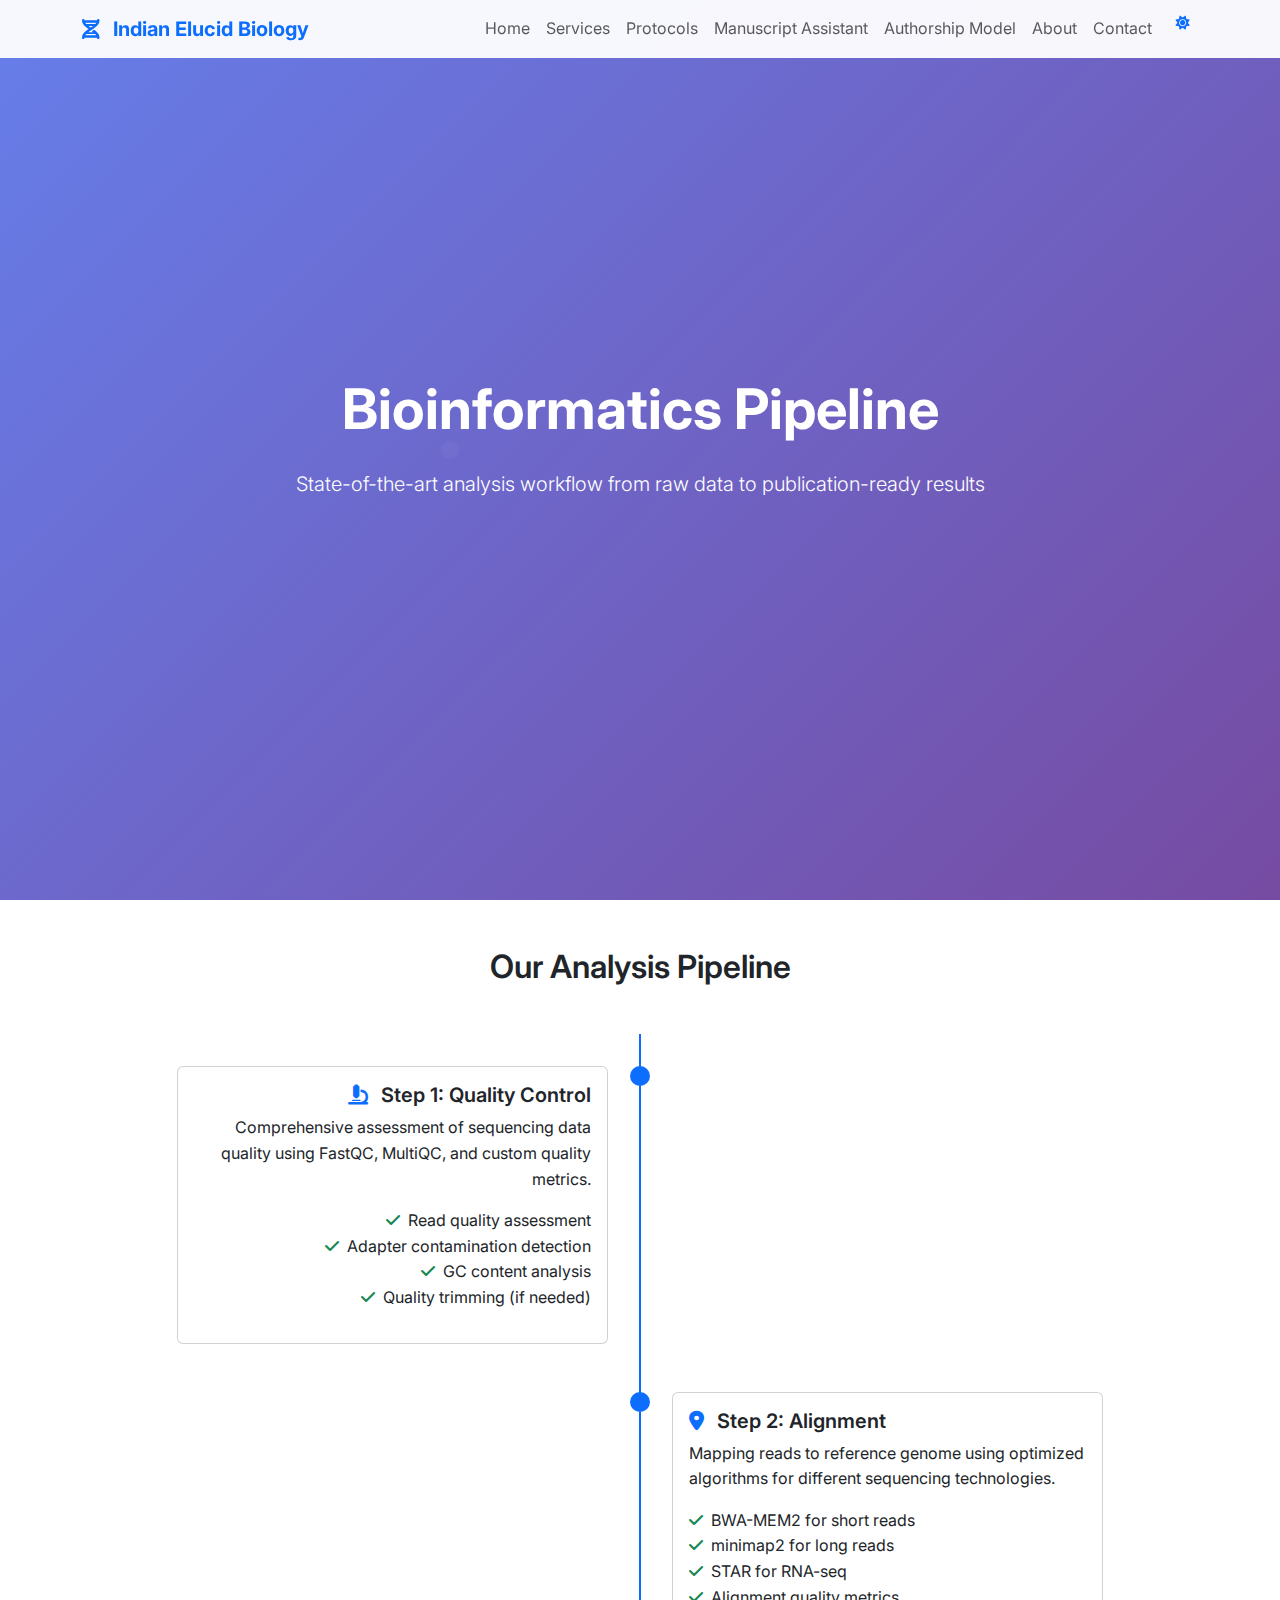
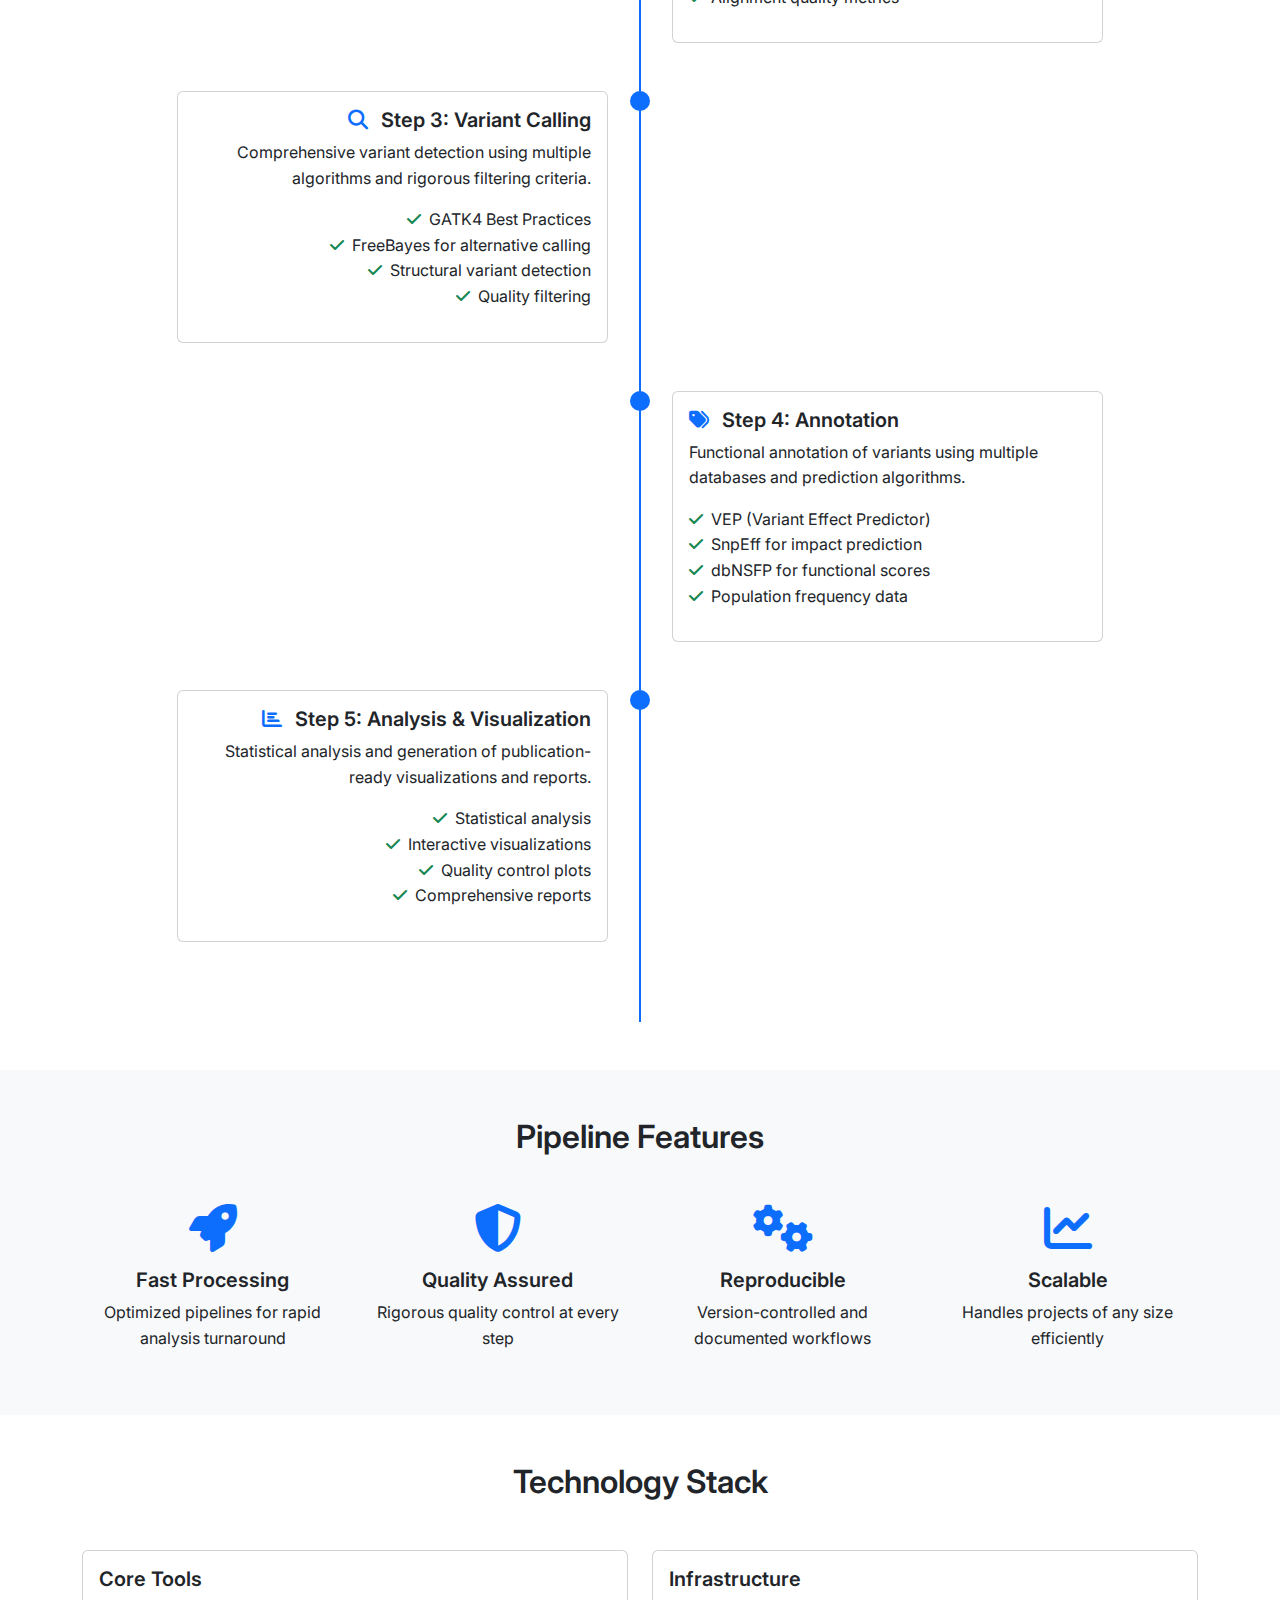
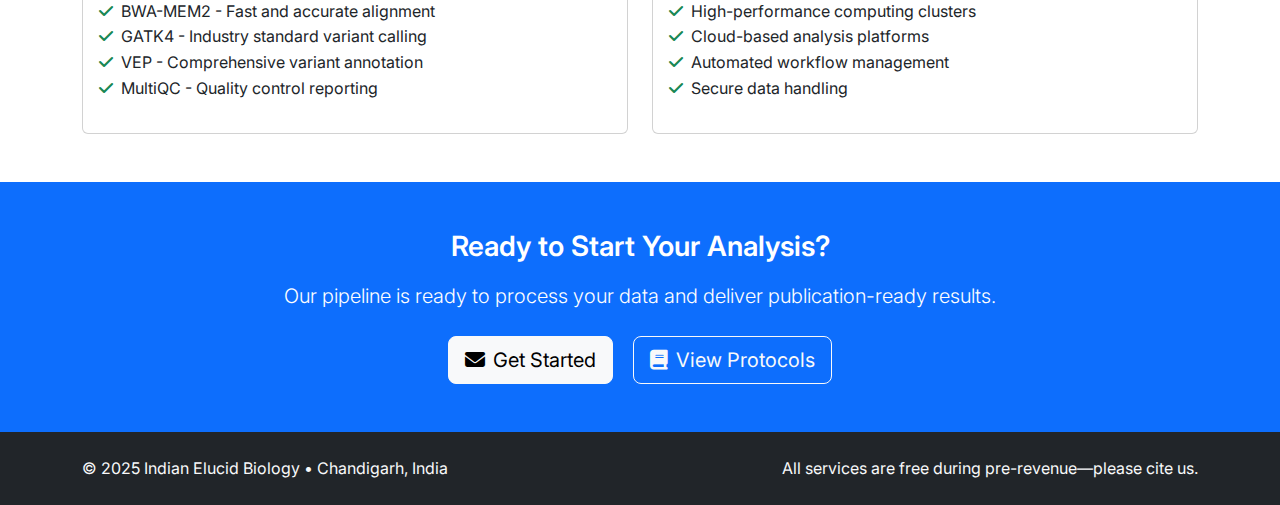
<file: pipeline.html>
<!DOCTYPE html>
<html lang="en">
<head>
    <meta charset="UTF-8">
    <meta name="viewport" content="width=device-width, initial-scale=1.0">
    <title>Bioinformatics Pipeline - Indian Elucid Biology</title>
    <meta name="description" content="Comprehensive bioinformatics analysis pipeline including quality control, alignment, variant calling, and annotation.">
    
    <!-- Bootstrap 5 CSS -->
    <link href="https://cdn.jsdelivr.net/npm/bootstrap@5.3.0/dist/css/bootstrap.min.css" rel="stylesheet">
    <!-- Font Awesome 6 -->
    <link rel="stylesheet" href="https://cdnjs.cloudflare.com/ajax/libs/font-awesome/6.4.0/css/all.min.css">
    <!-- Google Fonts -->
    <link href="https://fonts.googleapis.com/css2?family=Inter:wght@300;400;500;600;700&family=JetBrains+Mono:wght@400;500&display=swap" rel="stylesheet">
    <!-- Custom CSS -->
    <link rel="stylesheet" href="css/styles.css">
</head>
<body>
    <!-- Navigation -->
    <nav class="navbar navbar-expand-lg navbar-light bg-light fixed-top">
        <div class="container">
            <a class="navbar-brand fw-bold" href="index.html">
                <i class="fas fa-dna text-primary me-2"></i>
                Indian Elucid Biology
            </a>
            
            <button class="navbar-toggler" type="button" data-bs-toggle="collapse" data-bs-target="#navbarNav">
                <span class="navbar-toggler-icon"></span>
            </button>
            
            <div class="collapse navbar-collapse" id="navbarNav">
                <ul class="navbar-nav ms-auto">
                    <li class="nav-item">
                        <a class="nav-link" href="index.html">Home</a>
                    </li>
                    <li class="nav-item">
                        <a class="nav-link" href="services.html">Services</a>
                    </li>
                    <li class="nav-item">
                        <a class="nav-link" href="protocols.html">Protocols</a>
                    </li>
                    <li class="nav-item">
                        <a class="nav-link" href="manuscript-assistant.html">Manuscript Assistant</a>
                    </li>
                    <li class="nav-item">
                        <a class="nav-link" href="authorship-model.html">Authorship Model</a>
                    </li>
                    <li class="nav-item">
                        <a class="nav-link" href="about.html">About</a>
                    </li>
                    <li class="nav-item">
                        <a class="nav-link" href="contact.html">Contact</a>
                    </li>
                    <li class="nav-item">
                        <button class="btn btn-outline-primary btn-sm ms-2" id="themeToggle">
                            <i class="fas fa-sun"></i>
                        </button>
                    </li>
                </ul>
            </div>
        </div>
    </nav>

    <!-- Hero Section -->
    <section class="hero-section d-flex align-items-center min-vh-100">
        <div class="container">
            <div class="row">
                <div class="col-lg-8 mx-auto text-center">
                    <h1 class="display-4 fw-bold mb-4">Bioinformatics Pipeline</h1>
                    <p class="lead mb-4">
                        State-of-the-art analysis workflow from raw data to publication-ready results
                    </p>
                </div>
            </div>
        </div>
    </section>

    <!-- Pipeline Overview -->
    <section class="py-5">
        <div class="container">
            <h2 class="text-center mb-5">Our Analysis Pipeline</h2>
            <div class="row">
                <div class="col-lg-10 mx-auto">
                    <div class="timeline">
                        <div class="timeline-item">
                            <div class="timeline-marker"></div>
                            <div class="timeline-content">
                                <div class="card">
                                    <div class="card-body">
                                        <h5 class="card-title">
                                            <i class="fas fa-microscope text-primary me-2"></i>
                                            Step 1: Quality Control
                                        </h5>
                                        <p class="card-text">Comprehensive assessment of sequencing data quality using FastQC, MultiQC, and custom quality metrics.</p>
                                        <ul class="list-unstyled">
                                            <li><i class="fas fa-check text-success me-2"></i>Read quality assessment</li>
                                            <li><i class="fas fa-check text-success me-2"></i>Adapter contamination detection</li>
                                            <li><i class="fas fa-check text-success me-2"></i>GC content analysis</li>
                                            <li><i class="fas fa-check text-success me-2"></i>Quality trimming (if needed)</li>
                                        </ul>
                                    </div>
                                </div>
                            </div>
                        </div>
                        
                        <div class="timeline-item">
                            <div class="timeline-marker"></div>
                            <div class="timeline-content">
                                <div class="card">
                                    <div class="card-body">
                                        <h5 class="card-title">
                                            <i class="fas fa-map-marker-alt text-primary me-2"></i>
                                            Step 2: Alignment
                                        </h5>
                                        <p class="card-text">Mapping reads to reference genome using optimized algorithms for different sequencing technologies.</p>
                                        <ul class="list-unstyled">
                                            <li><i class="fas fa-check text-success me-2"></i>BWA-MEM2 for short reads</li>
                                            <li><i class="fas fa-check text-success me-2"></i>minimap2 for long reads</li>
                                            <li><i class="fas fa-check text-success me-2"></i>STAR for RNA-seq</li>
                                            <li><i class="fas fa-check text-success me-2"></i>Alignment quality metrics</li>
                                        </ul>
                                    </div>
                                </div>
                            </div>
                        </div>
                        
                        <div class="timeline-item">
                            <div class="timeline-marker"></div>
                            <div class="timeline-content">
                                <div class="card">
                                    <div class="card-body">
                                        <h5 class="card-title">
                                            <i class="fas fa-search text-primary me-2"></i>
                                            Step 3: Variant Calling
                                        </h5>
                                        <p class="card-text">Comprehensive variant detection using multiple algorithms and rigorous filtering criteria.</p>
                                        <ul class="list-unstyled">
                                            <li><i class="fas fa-check text-success me-2"></i>GATK4 Best Practices</li>
                                            <li><i class="fas fa-check text-success me-2"></i>FreeBayes for alternative calling</li>
                                            <li><i class="fas fa-check text-success me-2"></i>Structural variant detection</li>
                                            <li><i class="fas fa-check text-success me-2"></i>Quality filtering</li>
                                        </ul>
                                    </div>
                                </div>
                            </div>
                        </div>
                        
                        <div class="timeline-item">
                            <div class="timeline-marker"></div>
                            <div class="timeline-content">
                                <div class="card">
                                    <div class="card-body">
                                        <h5 class="card-title">
                                            <i class="fas fa-tags text-primary me-2"></i>
                                            Step 4: Annotation
                                        </h5>
                                        <p class="card-text">Functional annotation of variants using multiple databases and prediction algorithms.</p>
                                        <ul class="list-unstyled">
                                            <li><i class="fas fa-check text-success me-2"></i>VEP (Variant Effect Predictor)</li>
                                            <li><i class="fas fa-check text-success me-2"></i>SnpEff for impact prediction</li>
                                            <li><i class="fas fa-check text-success me-2"></i>dbNSFP for functional scores</li>
                                            <li><i class="fas fa-check text-success me-2"></i>Population frequency data</li>
                                        </ul>
                                    </div>
                                </div>
                            </div>
                        </div>
                        
                        <div class="timeline-item">
                            <div class="timeline-marker"></div>
                            <div class="timeline-content">
                                <div class="card">
                                    <div class="card-body">
                                        <h5 class="card-title">
                                            <i class="fas fa-chart-bar text-primary me-2"></i>
                                            Step 5: Analysis & Visualization
                                        </h5>
                                        <p class="card-text">Statistical analysis and generation of publication-ready visualizations and reports.</p>
                                        <ul class="list-unstyled">
                                            <li><i class="fas fa-check text-success me-2"></i>Statistical analysis</li>
                                            <li><i class="fas fa-check text-success me-2"></i>Interactive visualizations</li>
                                            <li><i class="fas fa-check text-success me-2"></i>Quality control plots</li>
                                            <li><i class="fas fa-check text-success me-2"></i>Comprehensive reports</li>
                                        </ul>
                                    </div>
                                </div>
                            </div>
                        </div>
                    </div>
                </div>
            </div>
        </div>
    </section>

    <!-- Pipeline Features -->
    <section class="py-5 bg-light">
        <div class="container">
            <h2 class="text-center mb-5">Pipeline Features</h2>
            <div class="row g-4">
                <div class="col-md-6 col-lg-3">
                    <div class="text-center">
                        <i class="fas fa-rocket text-primary fa-3x mb-3"></i>
                        <h5>Fast Processing</h5>
                        <p>Optimized pipelines for rapid analysis turnaround</p>
                    </div>
                </div>
                <div class="col-md-6 col-lg-3">
                    <div class="text-center">
                        <i class="fas fa-shield-alt text-primary fa-3x mb-3"></i>
                        <h5>Quality Assured</h5>
                        <p>Rigorous quality control at every step</p>
                    </div>
                </div>
                <div class="col-md-6 col-lg-3">
                    <div class="text-center">
                        <i class="fas fa-cogs text-primary fa-3x mb-3"></i>
                        <h5>Reproducible</h5>
                        <p>Version-controlled and documented workflows</p>
                    </div>
                </div>
                <div class="col-md-6 col-lg-3">
                    <div class="text-center">
                        <i class="fas fa-chart-line text-primary fa-3x mb-3"></i>
                        <h5>Scalable</h5>
                        <p>Handles projects of any size efficiently</p>
                    </div>
                </div>
            </div>
        </div>
    </section>

    <!-- Technology Stack -->
    <section class="py-5">
        <div class="container">
            <h2 class="text-center mb-5">Technology Stack</h2>
            <div class="row g-4">
                <div class="col-md-6">
                    <div class="card">
                        <div class="card-body">
                            <h5 class="card-title">Core Tools</h5>
                            <ul class="list-unstyled">
                                <li><i class="fas fa-check text-success me-2"></i>BWA-MEM2 - Fast and accurate alignment</li>
                                <li><i class="fas fa-check text-success me-2"></i>GATK4 - Industry standard variant calling</li>
                                <li><i class="fas fa-check text-success me-2"></i>VEP - Comprehensive variant annotation</li>
                                <li><i class="fas fa-check text-success me-2"></i>MultiQC - Quality control reporting</li>
                            </ul>
                        </div>
                    </div>
                </div>
                <div class="col-md-6">
                    <div class="card">
                        <div class="card-body">
                            <h5 class="card-title">Infrastructure</h5>
                            <ul class="list-unstyled">
                                <li><i class="fas fa-check text-success me-2"></i>High-performance computing clusters</li>
                                <li><i class="fas fa-check text-success me-2"></i>Cloud-based analysis platforms</li>
                                <li><i class="fas fa-check text-success me-2"></i>Automated workflow management</li>
                                <li><i class="fas fa-check text-success me-2"></i>Secure data handling</li>
                            </ul>
                        </div>
                    </div>
                </div>
            </div>
        </div>
    </section>

    <!-- CTA Section -->
    <section class="py-5 bg-primary text-white">
        <div class="container text-center">
            <h3 class="mb-3">Ready to Start Your Analysis?</h3>
            <p class="lead mb-4">Our pipeline is ready to process your data and deliver publication-ready results.</p>
            <a href="contact.html" class="btn btn-light btn-lg me-3">
                <i class="fas fa-envelope me-2"></i>Get Started
            </a>
            <a href="protocols.html" class="btn btn-outline-light btn-lg">
                <i class="fas fa-book me-2"></i>View Protocols
            </a>
        </div>
    </section>

    <!-- Footer -->
    <footer class="bg-dark text-light py-4">
        <div class="container">
            <div class="row">
                <div class="col-md-6">
                    <p class="mb-0">© 2025 Indian Elucid Biology • Chandigarh, India</p>
                </div>
                <div class="col-md-6 text-md-end">
                    <p class="mb-0">All services are free during pre-revenue—please cite us.</p>
                </div>
            </div>
        </div>
    </footer>

    <!-- Bootstrap JS -->
    <script src="https://cdn.jsdelivr.net/npm/bootstrap@5.3.0/dist/js/bootstrap.bundle.min.js"></script>
    <!-- Custom JS -->
    <script src="js/main.js"></script>
</body>
</html>
</file>
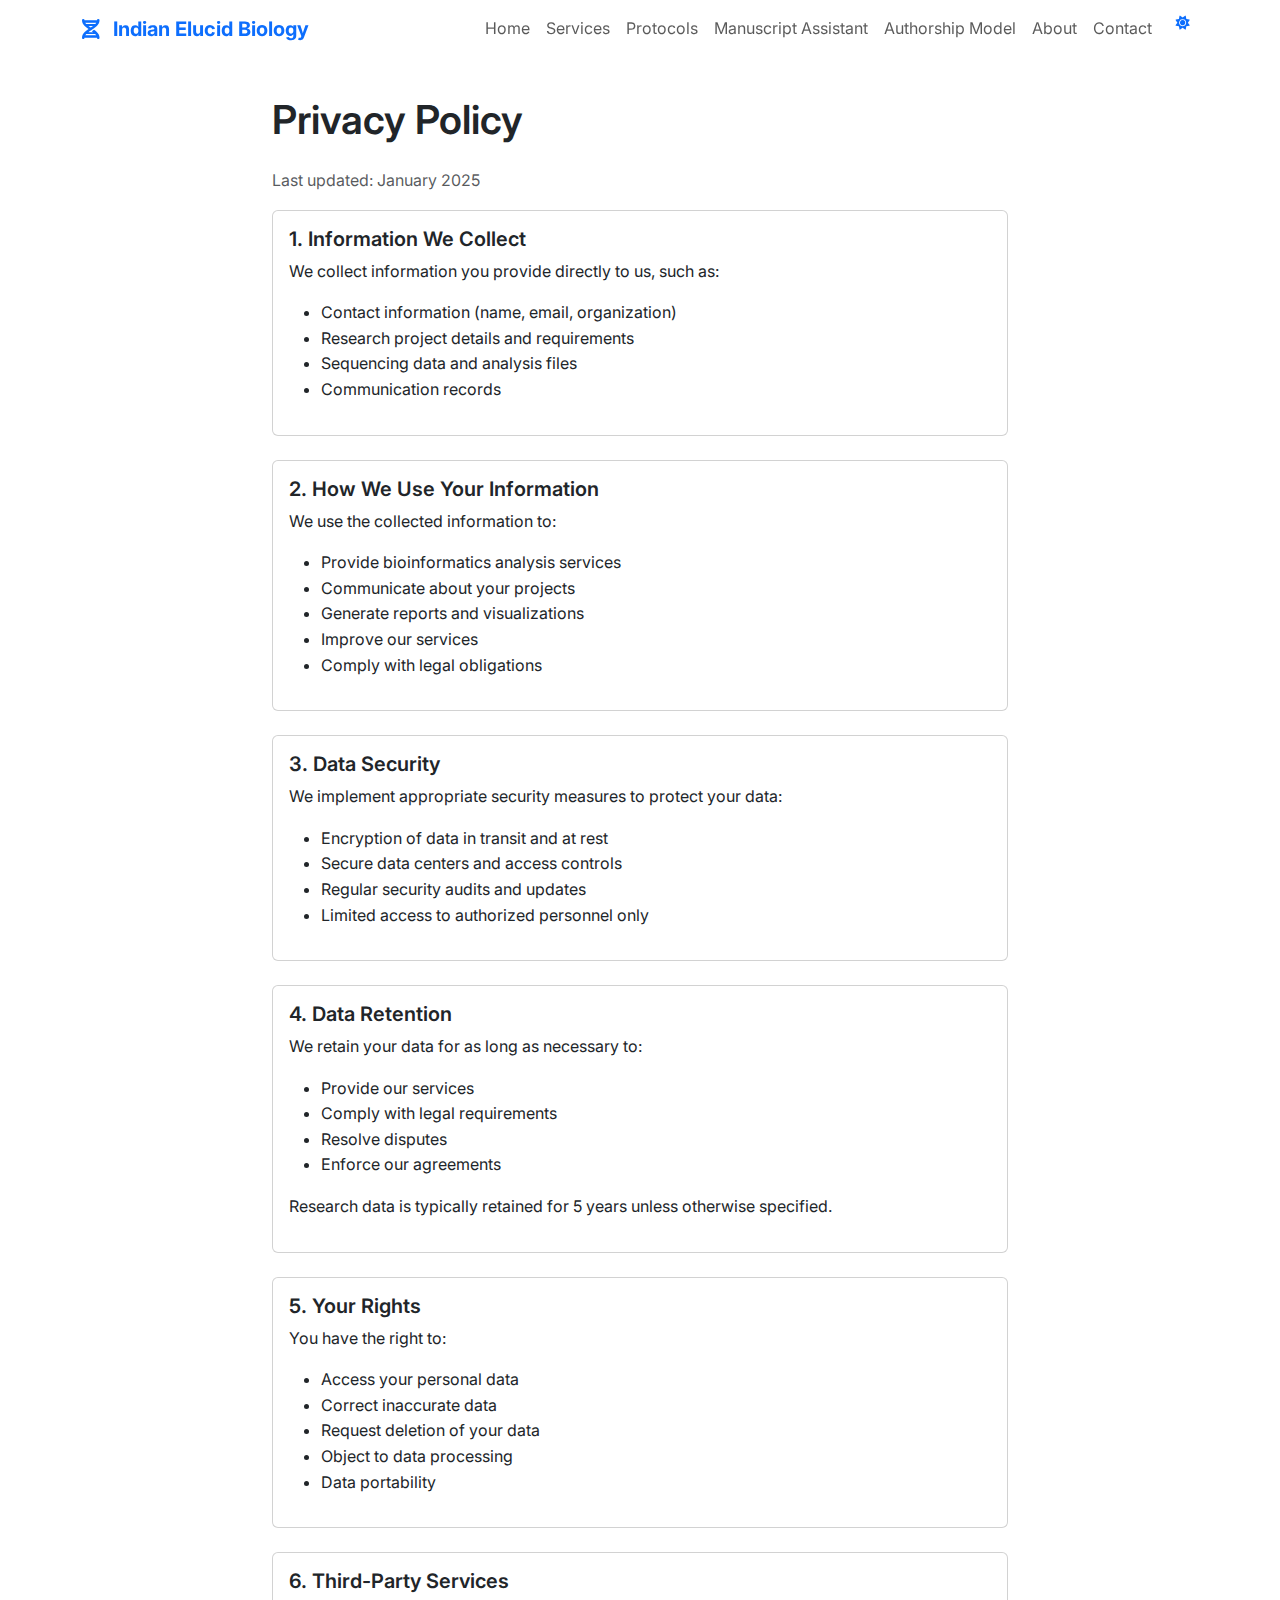
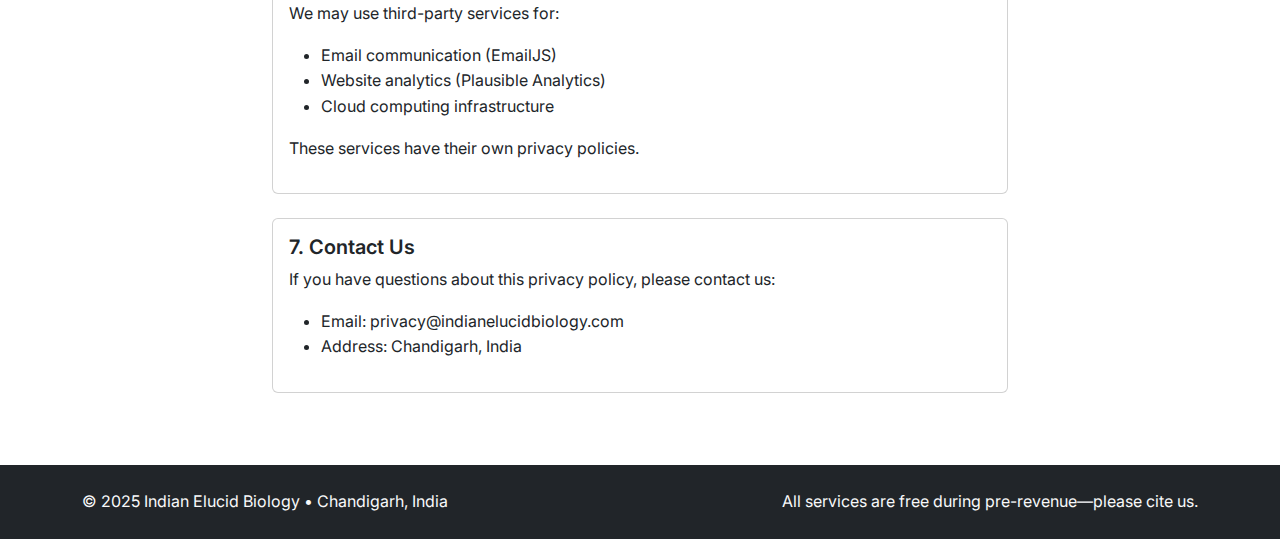
<file: privacy.html>
<!DOCTYPE html>
<html lang="en">
<head>
    <meta charset="UTF-8">
    <meta name="viewport" content="width=device-width, initial-scale=1.0">
    <title>Privacy Policy - Indian Elucid Biology</title>
    <meta name="description" content="Privacy policy for Indian Elucid Biology - how we handle your data and protect your privacy.">
    
    <!-- Bootstrap 5 CSS -->
    <link href="https://cdn.jsdelivr.net/npm/bootstrap@5.3.0/dist/css/bootstrap.min.css" rel="stylesheet">
    <!-- Font Awesome 6 -->
    <link rel="stylesheet" href="https://cdnjs.cloudflare.com/ajax/libs/font-awesome/6.4.0/css/all.min.css">
    <!-- Google Fonts -->
    <link href="https://fonts.googleapis.com/css2?family=Inter:wght@300;400;500;600;700&family=JetBrains+Mono:wght@400;500&display=swap" rel="stylesheet">
    <!-- Custom CSS -->
    <link rel="stylesheet" href="css/styles.css">
</head>
<body>
    <!-- Navigation -->
    <nav class="navbar navbar-expand-lg navbar-light bg-light fixed-top">
        <div class="container">
            <a class="navbar-brand fw-bold" href="index.html">
                <i class="fas fa-dna text-primary me-2"></i>
                Indian Elucid Biology
            </a>
            
            <button class="navbar-toggler" type="button" data-bs-toggle="collapse" data-bs-target="#navbarNav">
                <span class="navbar-toggler-icon"></span>
            </button>
            
            <div class="collapse navbar-collapse" id="navbarNav">
                <ul class="navbar-nav ms-auto">
                    <li class="nav-item">
                        <a class="nav-link" href="index.html">Home</a>
                    </li>
                    <li class="nav-item">
                        <a class="nav-link" href="services.html">Services</a>
                    </li>
                    <li class="nav-item">
                        <a class="nav-link" href="protocols.html">Protocols</a>
                    </li>
                    <li class="nav-item">
                        <a class="nav-link" href="manuscript-assistant.html">Manuscript Assistant</a>
                    </li>
                    <li class="nav-item">
                        <a class="nav-link" href="authorship-model.html">Authorship Model</a>
                    </li>
                    <li class="nav-item">
                        <a class="nav-link" href="about.html">About</a>
                    </li>
                    <li class="nav-item">
                        <a class="nav-link" href="contact.html">Contact</a>
                    </li>
                    <li class="nav-item">
                        <button class="btn btn-outline-primary btn-sm ms-2" id="themeToggle">
                            <i class="fas fa-sun"></i>
                        </button>
                    </li>
                </ul>
            </div>
        </div>
    </nav>

    <!-- Content Section -->
    <section class="py-5 mt-5">
        <div class="container">
            <div class="row">
                <div class="col-lg-8 mx-auto">
                    <h1 class="mb-4">Privacy Policy</h1>
                    <p class="text-muted">Last updated: January 2025</p>
                    
                    <div class="card mb-4">
                        <div class="card-body">
                            <h5>1. Information We Collect</h5>
                            <p>We collect information you provide directly to us, such as:</p>
                            <ul>
                                <li>Contact information (name, email, organization)</li>
                                <li>Research project details and requirements</li>
                                <li>Sequencing data and analysis files</li>
                                <li>Communication records</li>
                            </ul>
                        </div>
                    </div>

                    <div class="card mb-4">
                        <div class="card-body">
                            <h5>2. How We Use Your Information</h5>
                            <p>We use the collected information to:</p>
                            <ul>
                                <li>Provide bioinformatics analysis services</li>
                                <li>Communicate about your projects</li>
                                <li>Generate reports and visualizations</li>
                                <li>Improve our services</li>
                                <li>Comply with legal obligations</li>
                            </ul>
                        </div>
                    </div>

                    <div class="card mb-4">
                        <div class="card-body">
                            <h5>3. Data Security</h5>
                            <p>We implement appropriate security measures to protect your data:</p>
                            <ul>
                                <li>Encryption of data in transit and at rest</li>
                                <li>Secure data centers and access controls</li>
                                <li>Regular security audits and updates</li>
                                <li>Limited access to authorized personnel only</li>
                            </ul>
                        </div>
                    </div>

                    <div class="card mb-4">
                        <div class="card-body">
                            <h5>4. Data Retention</h5>
                            <p>We retain your data for as long as necessary to:</p>
                            <ul>
                                <li>Provide our services</li>
                                <li>Comply with legal requirements</li>
                                <li>Resolve disputes</li>
                                <li>Enforce our agreements</li>
                            </ul>
                            <p>Research data is typically retained for 5 years unless otherwise specified.</p>
                        </div>
                    </div>

                    <div class="card mb-4">
                        <div class="card-body">
                            <h5>5. Your Rights</h5>
                            <p>You have the right to:</p>
                            <ul>
                                <li>Access your personal data</li>
                                <li>Correct inaccurate data</li>
                                <li>Request deletion of your data</li>
                                <li>Object to data processing</li>
                                <li>Data portability</li>
                            </ul>
                        </div>
                    </div>

                    <div class="card mb-4">
                        <div class="card-body">
                            <h5>6. Third-Party Services</h5>
                            <p>We may use third-party services for:</p>
                            <ul>
                                <li>Email communication (EmailJS)</li>
                                <li>Website analytics (Plausible Analytics)</li>
                                <li>Cloud computing infrastructure</li>
                            </ul>
                            <p>These services have their own privacy policies.</p>
                        </div>
                    </div>

                    <div class="card mb-4">
                        <div class="card-body">
                            <h5>7. Contact Us</h5>
                            <p>If you have questions about this privacy policy, please contact us:</p>
                            <ul>
                                <li>Email: privacy@indianelucidbiology.com</li>
                                <li>Address: Chandigarh, India</li>
                            </ul>
                        </div>
                    </div>
                </div>
            </div>
        </div>
    </section>

    <!-- Footer -->
    <footer class="bg-dark text-light py-4">
        <div class="container">
            <div class="row">
                <div class="col-md-6">
                    <p class="mb-0">© 2025 Indian Elucid Biology • Chandigarh, India</p>
                </div>
                <div class="col-md-6 text-md-end">
                    <p class="mb-0">All services are free during pre-revenue—please cite us.</p>
                </div>
            </div>
        </div>
    </footer>

    <!-- Bootstrap JS -->
    <script src="https://cdn.jsdelivr.net/npm/bootstrap@5.3.0/dist/js/bootstrap.bundle.min.js"></script>
    <!-- Custom JS -->
    <script src="js/main.js"></script>
</body>
</html>
</file>
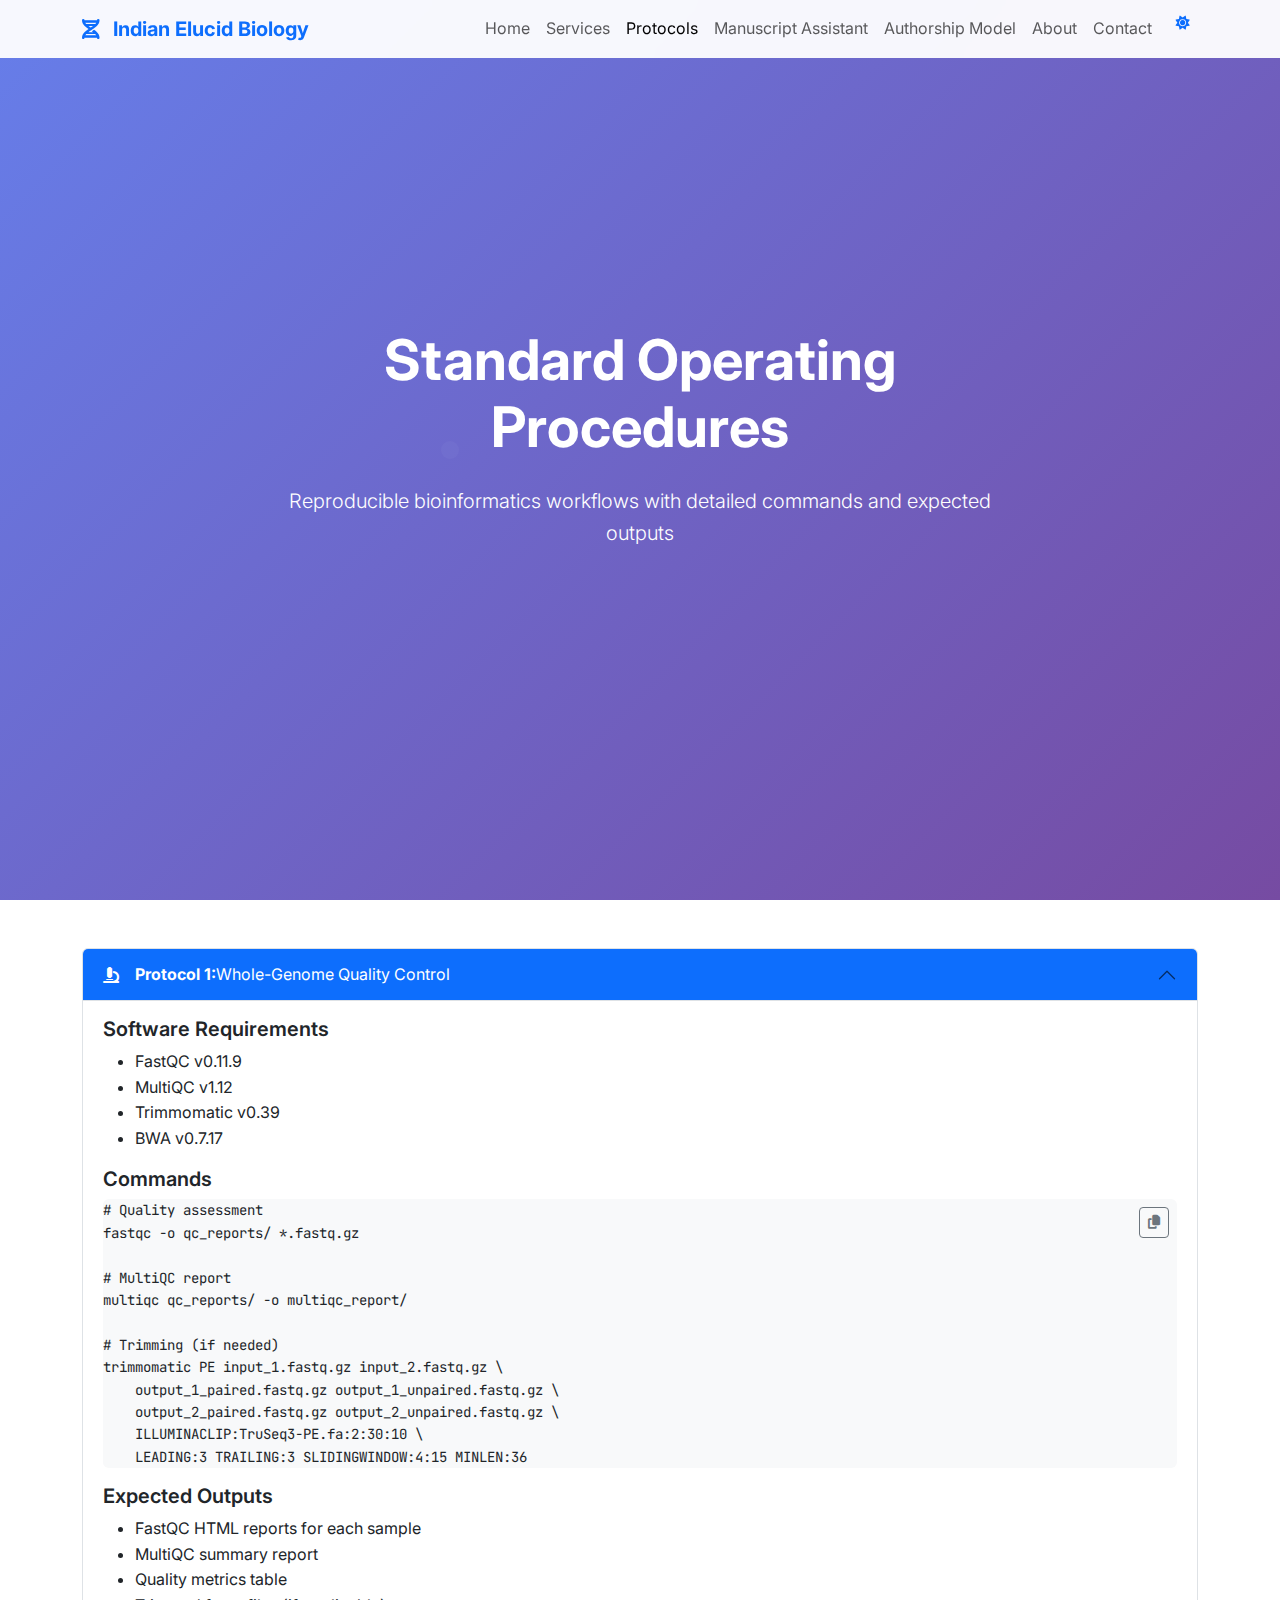
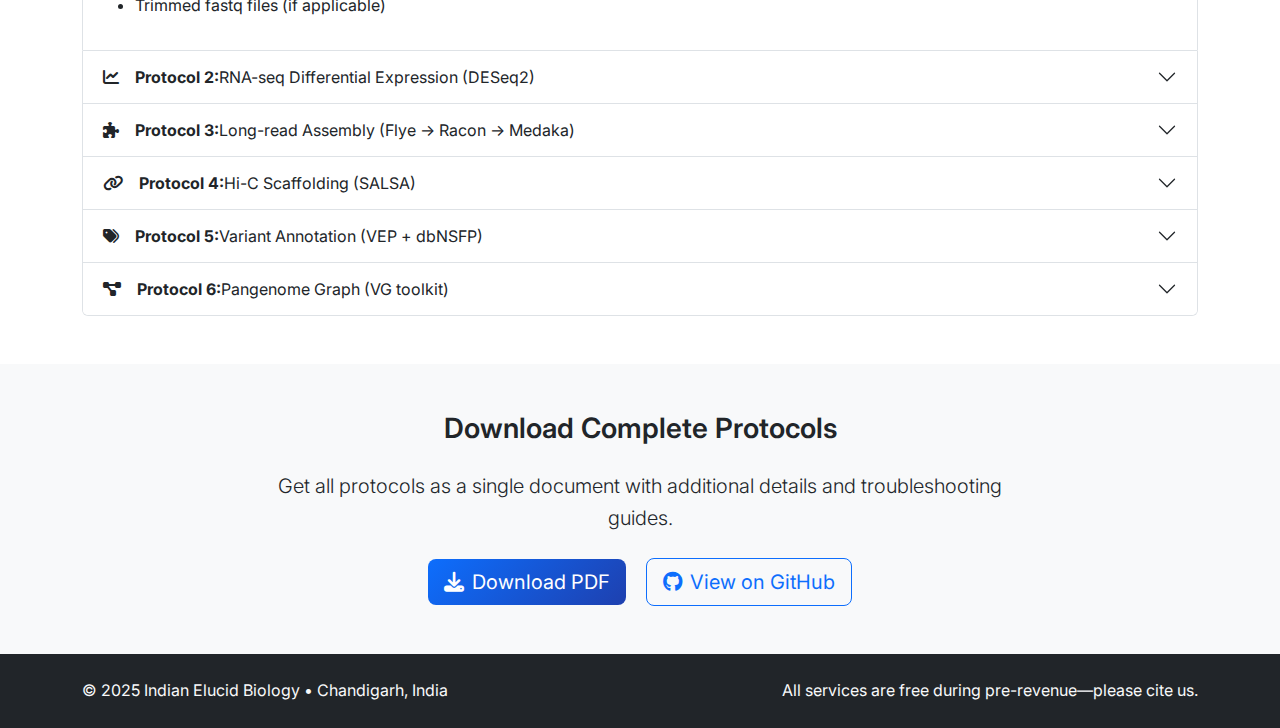
<file: protocols.html>
<!DOCTYPE html>
<html lang="en">
<head>
    <meta charset="UTF-8">
    <meta name="viewport" content="width=device-width, initial-scale=1.0">
    <title>Protocols - Indian Elucid Biology</title>
    <meta name="description" content="Standard operating procedures for bioinformatics workflows including genome assembly, RNA-seq analysis, and variant annotation.">
    
    <!-- Bootstrap 5 CSS -->
    <link href="https://cdn.jsdelivr.net/npm/bootstrap@5.3.0/dist/css/bootstrap.min.css" rel="stylesheet">
    <!-- Font Awesome 6 -->
    <link rel="stylesheet" href="https://cdnjs.cloudflare.com/ajax/libs/font-awesome/6.4.0/css/all.min.css">
    <!-- Google Fonts -->
    <link href="https://fonts.googleapis.com/css2?family=Inter:wght@300;400;500;600;700&family=JetBrains+Mono:wght@400;500&display=swap" rel="stylesheet">
    <!-- Custom CSS -->
    <link rel="stylesheet" href="css/styles.css">
</head>
<body>
    <!-- Navigation -->
    <nav class="navbar navbar-expand-lg navbar-light bg-light fixed-top">
        <div class="container">
            <a class="navbar-brand fw-bold" href="index.html">
                <i class="fas fa-dna text-primary me-2"></i>
                Indian Elucid Biology
            </a>
            
            <button class="navbar-toggler" type="button" data-bs-toggle="collapse" data-bs-target="#navbarNav">
                <span class="navbar-toggler-icon"></span>
            </button>
            
            <div class="collapse navbar-collapse" id="navbarNav">
                <ul class="navbar-nav ms-auto">
                    <li class="nav-item">
                        <a class="nav-link" href="index.html">Home</a>
                    </li>
                    <li class="nav-item">
                        <a class="nav-link" href="services.html">Services</a>
                    </li>
                    <li class="nav-item">
                        <a class="nav-link active" href="protocols.html">Protocols</a>
                    </li>
                    <li class="nav-item">
                        <a class="nav-link" href="manuscript-assistant.html">Manuscript Assistant</a>
                    </li>
                    <li class="nav-item">
                        <a class="nav-link" href="authorship-model.html">Authorship Model</a>
                    </li>
                    <li class="nav-item">
                        <a class="nav-link" href="about.html">About</a>
                    </li>
                    <li class="nav-item">
                        <a class="nav-link" href="contact.html">Contact</a>
                    </li>
                    <li class="nav-item">
                        <button class="btn btn-outline-primary btn-sm ms-2" id="themeToggle">
                            <i class="fas fa-sun"></i>
                        </button>
                    </li>
                </ul>
            </div>
        </div>
    </nav>

    <!-- Hero Section -->
    <section class="hero-section d-flex align-items-center min-vh-100">
        <div class="container">
            <div class="row">
                <div class="col-lg-8 mx-auto text-center">
                    <h1 class="display-4 fw-bold mb-4">Standard Operating Procedures</h1>
                    <p class="lead mb-4">
                        Reproducible bioinformatics workflows with detailed commands and expected outputs
                    </p>
                </div>
            </div>
        </div>
    </section>

    <!-- Protocols Accordion -->
    <section class="py-5">
        <div class="container">
            <div class="accordion protocol-accordion" id="protocolsAccordion">
                
                <!-- Protocol 1: Whole-Genome QC -->
                <div class="accordion-item">
                    <h2 class="accordion-header" id="heading1">
                        <button class="accordion-button" type="button" data-bs-toggle="collapse" data-bs-target="#collapse1">
                            <i class="fas fa-microscope me-3"></i>
                            <strong>Protocol 1:</strong> Whole-Genome Quality Control
                        </button>
                    </h2>
                    <div id="collapse1" class="accordion-collapse collapse show" data-bs-parent="#protocolsAccordion">
                        <div class="accordion-body">
                            <h5>Software Requirements</h5>
                            <ul>
                                <li>FastQC v0.11.9</li>
                                <li>MultiQC v1.12</li>
                                <li>Trimmomatic v0.39</li>
                                <li>BWA v0.7.17</li>
                            </ul>
                            
                            <h5>Commands</h5>
                            <pre><code># Quality assessment
fastqc -o qc_reports/ *.fastq.gz

# MultiQC report
multiqc qc_reports/ -o multiqc_report/

# Trimming (if needed)
trimmomatic PE input_1.fastq.gz input_2.fastq.gz \
    output_1_paired.fastq.gz output_1_unpaired.fastq.gz \
    output_2_paired.fastq.gz output_2_unpaired.fastq.gz \
    ILLUMINACLIP:TruSeq3-PE.fa:2:30:10 \
    LEADING:3 TRAILING:3 SLIDINGWINDOW:4:15 MINLEN:36</code></pre>
                            
                            <h5>Expected Outputs</h5>
                            <ul>
                                <li>FastQC HTML reports for each sample</li>
                                <li>MultiQC summary report</li>
                                <li>Quality metrics table</li>
                                <li>Trimmed fastq files (if applicable)</li>
                            </ul>
                        </div>
                    </div>
                </div>

                <!-- Protocol 2: RNA-seq DESeq2 -->
                <div class="accordion-item">
                    <h2 class="accordion-header" id="heading2">
                        <button class="accordion-button collapsed" type="button" data-bs-toggle="collapse" data-bs-target="#collapse2">
                            <i class="fas fa-chart-line me-3"></i>
                            <strong>Protocol 2:</strong> RNA-seq Differential Expression (DESeq2)
                        </button>
                    </h2>
                    <div id="collapse2" class="accordion-collapse collapse" data-bs-parent="#protocolsAccordion">
                        <div class="accordion-body">
                            <h5>Software Requirements</h5>
                            <ul>
                                <li>STAR v2.7.9a</li>
                                <li>featureCounts v2.0.3</li>
                                <li>R v4.2.0</li>
                                <li>DESeq2 v1.36.0</li>
                            </ul>
                            
                            <h5>Commands</h5>
                            <pre><code># STAR alignment
STAR --genomeDir /path/to/genome \
     --readFilesIn sample_R1.fastq.gz sample_R2.fastq.gz \
     --readFilesCommand zcat \
     --outFileNamePrefix sample_ \
     --outSAMtype BAM SortedByCoordinate

# Feature counting
featureCounts -p -t exon -g gene_id \
    -a annotation.gtf \
    -o counts.txt *.bam

# R script for DESeq2
Rscript -e '
library(DESeq2)
counts <- read.table("counts.txt", header=TRUE, row.names=1)
dds <- DESeqDataSetFromMatrix(counts, colData, ~condition)
dds <- DESeq(dds)
res <- results(dds)
write.csv(res, "deseq2_results.csv")
'</code></pre>
                            
                            <h5>Expected Outputs</h5>
                            <ul>
                                <li>Aligned BAM files</li>
                                <li>Count matrix</li>
                                <li>Differential expression results</li>
                                <li>PCA and volcano plots</li>
                            </ul>
                        </div>
                    </div>
                </div>

                <!-- Protocol 3: Long-read Assembly -->
                <div class="accordion-item">
                    <h2 class="accordion-header" id="heading3">
                        <button class="accordion-button collapsed" type="button" data-bs-toggle="collapse" data-bs-target="#collapse3">
                            <i class="fas fa-puzzle-piece me-3"></i>
                            <strong>Protocol 3:</strong> Long-read Assembly (Flye → Racon → Medaka)
                        </button>
                    </h2>
                    <div id="collapse3" class="accordion-collapse collapse" data-bs-parent="#protocolsAccordion">
                        <div class="accordion-body">
                            <h5>Software Requirements</h5>
                            <ul>
                                <li>Flye v2.9</li>
                                <li>Racon v1.5.0</li>
                                <li>Medaka v1.7.2</li>
                                <li>minimap2 v2.24</li>
                            </ul>
                            
                            <h5>Commands</h5>
                            <pre><code># Flye assembly
flye --nano-raw reads.fastq.gz \
     --out-dir flye_assembly \
     --genome-size 100m

# Racon polishing
minimap2 -x map-ont flye_assembly/assembly.fasta reads.fastq.gz > aln.paf
racon reads.fastq.gz aln.paf flye_assembly/assembly.fasta > racon.fasta

# Medaka polishing
medaka_consensus -i reads.fastq.gz -d racon.fasta -o medaka_polish</code></pre>
                            
                            <h5>Expected Outputs</h5>
                            <ul>
                                <li>Initial assembly (Flye)</li>
                                <li>Racon polished assembly</li>
                                <li>Medaka polished assembly</li>
                                <li>Assembly statistics</li>
                            </ul>
                        </div>
                    </div>
                </div>

                <!-- Protocol 4: Hi-C Scaffolding -->
                <div class="accordion-item">
                    <h2 class="accordion-header" id="heading4">
                        <button class="accordion-button collapsed" type="button" data-bs-toggle="collapse" data-bs-target="#collapse4">
                            <i class="fas fa-link me-3"></i>
                            <strong>Protocol 4:</strong> Hi-C Scaffolding (SALSA)
                        </button>
                    </h2>
                    <div id="collapse4" class="accordion-collapse collapse" data-bs-parent="#protocolsAccordion">
                        <div class="accordion-body">
                            <h5>Software Requirements</h5>
                            <ul>
                                <li>SALSA v2.3</li>
                                <li>BWA v0.7.17</li>
                                <li>samtools v1.15</li>
                                <li>bedtools v2.30.0</li>
                            </ul>
                            
                            <h5>Commands</h5>
                            <pre><code># BWA alignment
bwa index draft_assembly.fasta
bwa mem -t 16 draft_assembly.fasta hic_R1.fastq.gz hic_R2.fastq.gz | \
    samtools view -bS - | samtools sort -o hic.bam

# SALSA scaffolding
python run_pipeline.py -a draft_assembly.fasta -l hic.bam -e GATC -o salsa_output</code></pre>
                            
                            <h5>Expected Outputs</h5>
                            <ul>
                                <li>Scaffolded assembly</li>
                                <li>Scaffold statistics</li>
                                <li>Contact matrix</li>
                                <li>Scaffold visualization</li>
                            </ul>
                        </div>
                    </div>
                </div>

                <!-- Protocol 5: Variant Annotation -->
                <div class="accordion-item">
                    <h2 class="accordion-header" id="heading5">
                        <button class="accordion-button collapsed" type="button" data-bs-toggle="collapse" data-bs-target="#collapse5">
                            <i class="fas fa-tags me-3"></i>
                            <strong>Protocol 5:</strong> Variant Annotation (VEP + dbNSFP)
                        </button>
                    </h2>
                    <div id="collapse5" class="accordion-collapse collapse" data-bs-parent="#protocolsAccordion">
                        <div class="accordion-body">
                            <h5>Software Requirements</h5>
                            <ul>
                                <li>VEP v107</li>
                                <li>dbNSFP v4.3a</li>
                                <li>bcftools v1.15</li>
                                <li>tabix v1.15</li>
                            </ul>
                            
                            <h5>Commands</h5>
                            <pre><code># VEP annotation
vep --input_file variants.vcf \
    --output_file variants_annotated.vcf \
    --format vcf \
    --species homo_sapiens \
    --cache \
    --offline \
    --force_overwrite

# dbNSFP annotation
bcftools annotate -a dbNSFP4.3a.txt.gz \
    -c CHROM,POS,REF,ALT,dbNSFP_gnomAD_exomes_AC,dbNSFP_gnomAD_genomes_AC \
    variants_annotated.vcf > variants_final.vcf</code></pre>
                            
                            <h5>Expected Outputs</h5>
                            <ul>
                                <li>VEP annotated VCF</li>
                                <li>dbNSFP annotated VCF</li>
                                <li>Annotation summary report</li>
                                <li>Impact prediction tables</li>
                            </ul>
                        </div>
                    </div>
                </div>

                <!-- Protocol 6: Pangenome Graph -->
                <div class="accordion-item">
                    <h2 class="accordion-header" id="heading6">
                        <button class="accordion-button collapsed" type="button" data-bs-toggle="collapse" data-bs-target="#collapse6">
                            <i class="fas fa-project-diagram me-3"></i>
                            <strong>Protocol 6:</strong> Pangenome Graph (VG toolkit)
                        </button>
                    </h2>
                    <div id="collapse6" class="accordion-collapse collapse" data-bs-parent="#protocolsAccordion">
                        <div class="accordion-body">
                            <h5>Software Requirements</h5>
                            <ul>
                                <li>vg v1.46.0</li>
                                <li>minimap2 v2.24</li>
                                <li>GraphAligner v1.0.16</li>
                                <li>Bandage v0.8.1</li>
                            </ul>
                            
                            <h5>Commands</h5>
                            <pre><code># Graph construction
vg construct -r reference.fasta -v variants.vcf > graph.vg

# Graph indexing
vg index -x graph.xg -g graph.gcsa graph.vg

# Read mapping
vg map -x graph.xg -g graph.gcsa -f reads.fastq.gz > mapped.gam

# Variant calling
vg call graph.xg mapped.gam > calls.vcf</code></pre>
                            
                            <h5>Expected Outputs</h5>
                            <ul>
                                <li>Pangenome graph (VG format)</li>
                                <li>Graph indexes</li>
                                <li>Mapped reads</li>
                                <li>Graph-based variant calls</li>
                            </ul>
                        </div>
                    </div>
                </div>

            </div>
        </div>
    </section>

    <!-- Download Section -->
    <section class="py-5 bg-light">
        <div class="container">
            <div class="row">
                <div class="col-lg-8 mx-auto text-center">
                    <h3 class="mb-4">Download Complete Protocols</h3>
                    <p class="lead mb-4">
                        Get all protocols as a single document with additional details and troubleshooting guides.
                    </p>
                    <a href="#" class="btn btn-primary btn-lg me-3">
                        <i class="fas fa-download me-2"></i>Download PDF
                    </a>
                    <a href="#" class="btn btn-outline-primary btn-lg">
                        <i class="fab fa-github me-2"></i>View on GitHub
                    </a>
                </div>
            </div>
        </div>
    </section>

    <!-- Footer -->
    <footer class="bg-dark text-light py-4">
        <div class="container">
            <div class="row">
                <div class="col-md-6">
                    <p class="mb-0">© 2025 Indian Elucid Biology • Chandigarh, India</p>
                </div>
                <div class="col-md-6 text-md-end">
                    <p class="mb-0">All services are free during pre-revenue—please cite us.</p>
                </div>
            </div>
        </div>
    </footer>

    <!-- Bootstrap JS -->
    <script src="https://cdn.jsdelivr.net/npm/bootstrap@5.3.0/dist/js/bootstrap.bundle.min.js"></script>
    <!-- Custom JS -->
    <script src="js/main.js"></script>
</body>
</html>
</file>
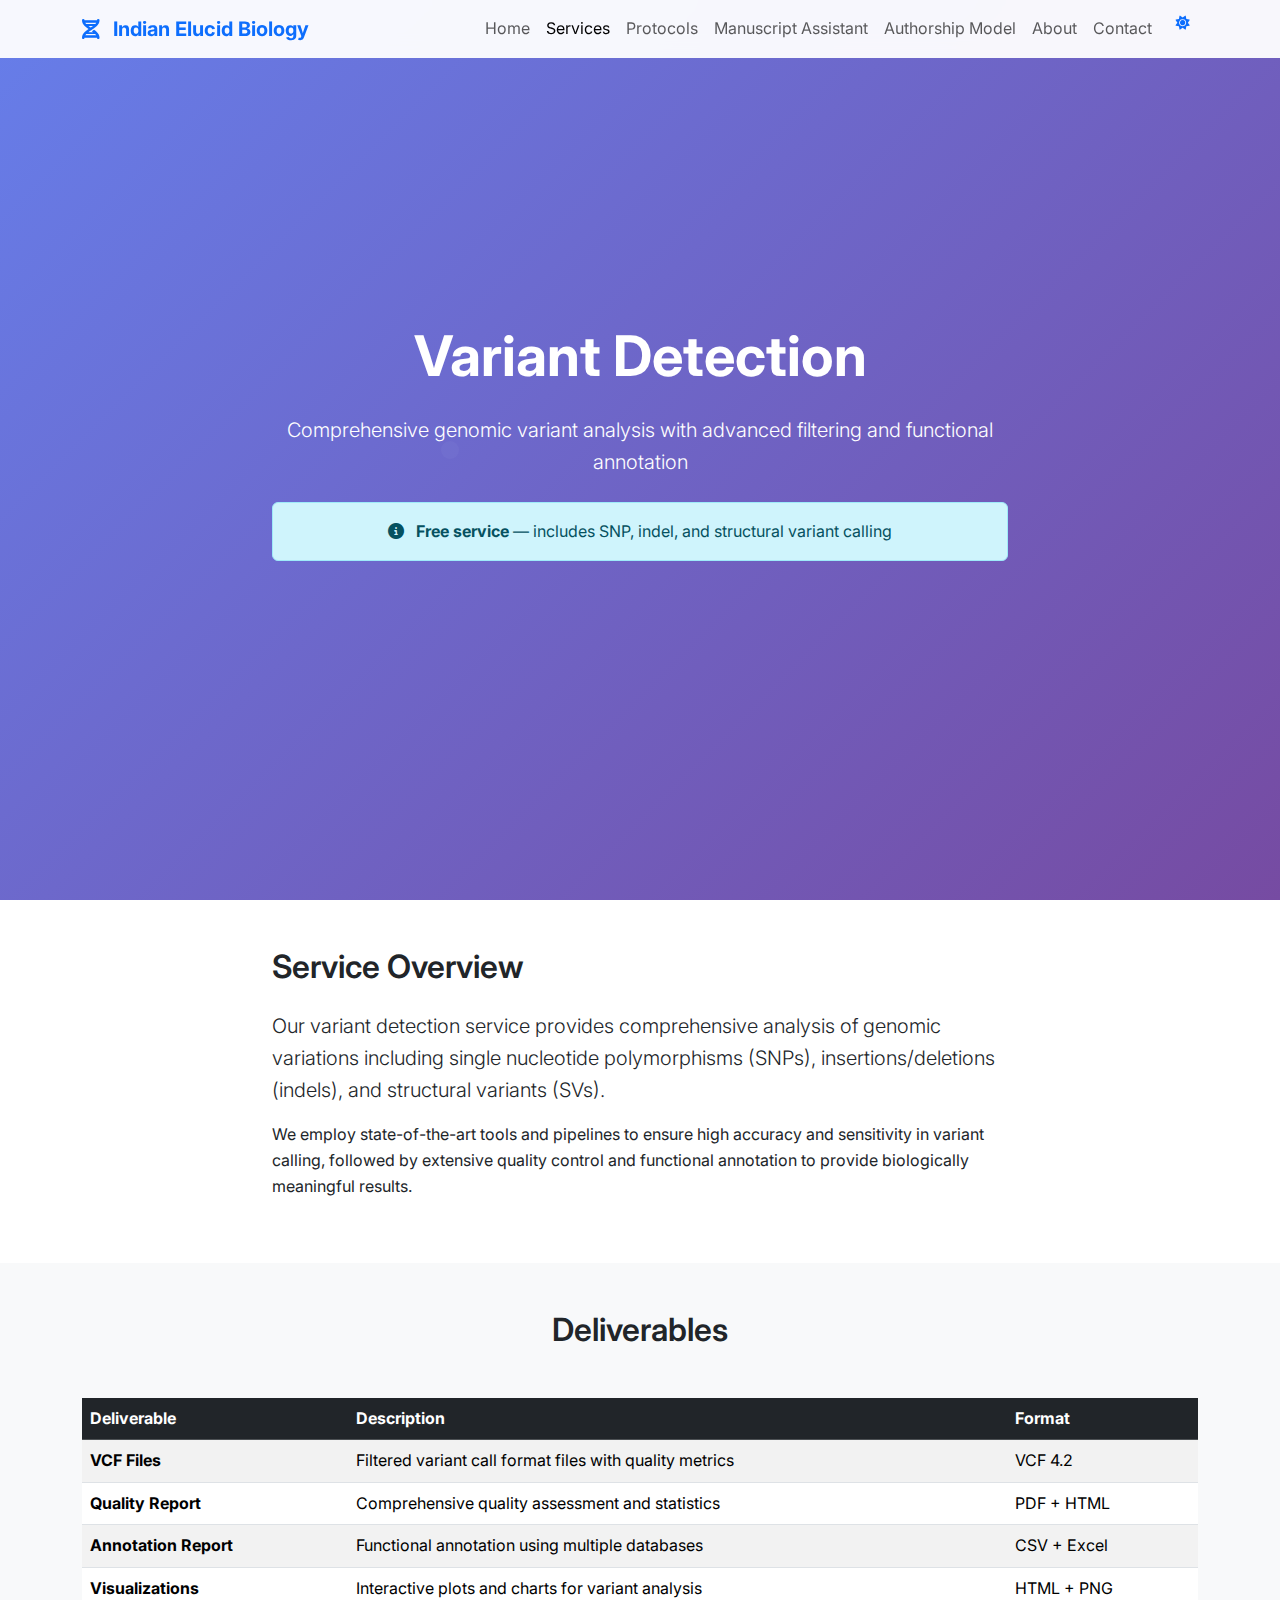
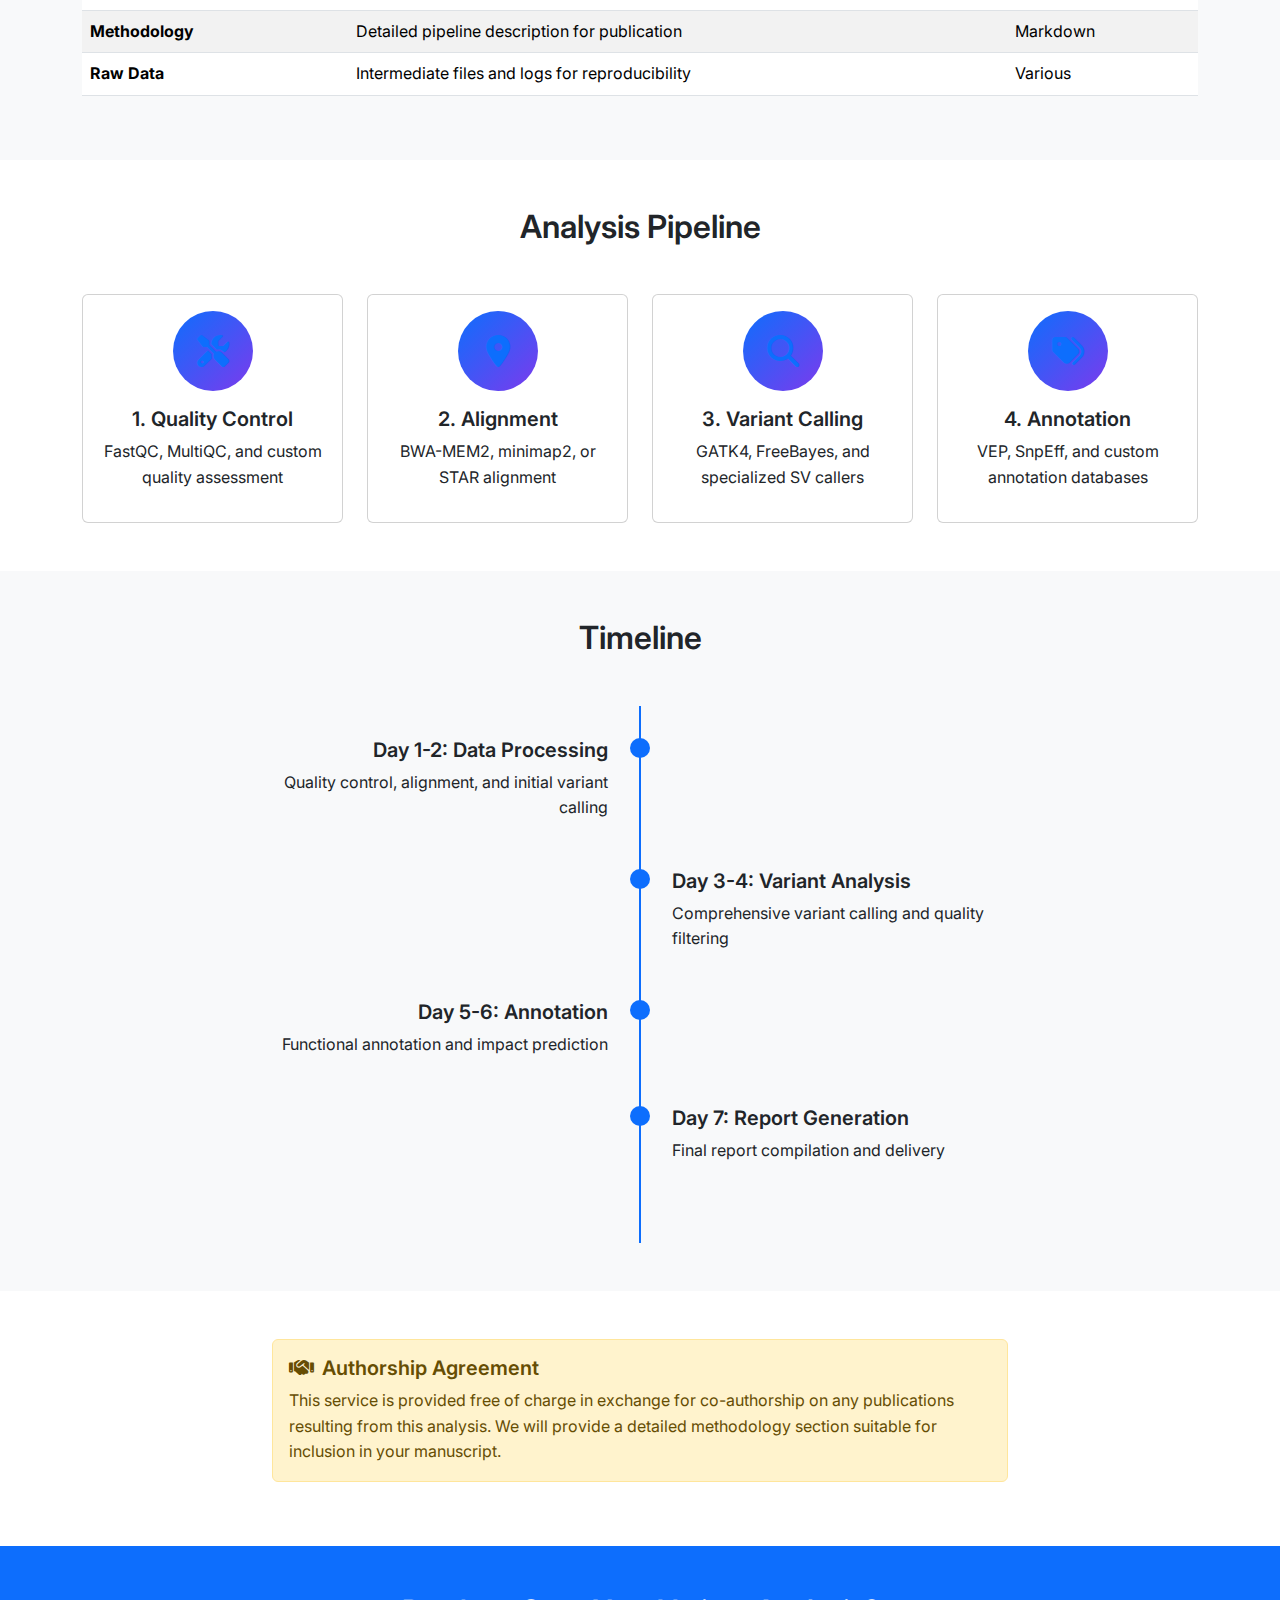
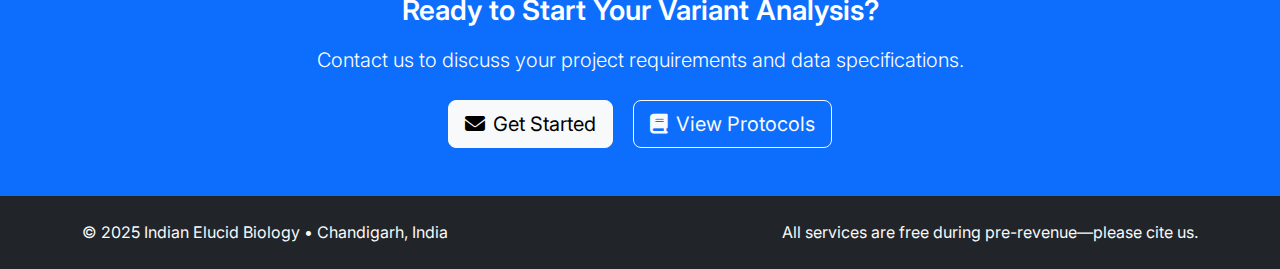
<file: service-variant-detection.html>
<!DOCTYPE html>
<html lang="en">
<head>
    <meta charset="UTF-8">
    <meta name="viewport" content="width=device-width, initial-scale=1.0">
    <title>Variant Detection Service - Indian Elucid Biology</title>
    <meta name="description" content="Comprehensive variant detection service including SNP calling, indel detection, and structural variant analysis with advanced annotation.">
    
    <!-- Bootstrap 5 CSS -->
    <link href="https://cdn.jsdelivr.net/npm/bootstrap@5.3.0/dist/css/bootstrap.min.css" rel="stylesheet">
    <!-- Font Awesome 6 -->
    <link rel="stylesheet" href="https://cdnjs.cloudflare.com/ajax/libs/font-awesome/6.4.0/css/all.min.css">
    <!-- Google Fonts -->
    <link href="https://fonts.googleapis.com/css2?family=Inter:wght@300;400;500;600;700&family=JetBrains+Mono:wght@400;500&display=swap" rel="stylesheet">
    <!-- Custom CSS -->
    <link rel="stylesheet" href="css/styles.css">
</head>
<body>
    <!-- Navigation -->
    <nav class="navbar navbar-expand-lg navbar-light bg-light fixed-top">
        <div class="container">
            <a class="navbar-brand fw-bold" href="index.html">
                <i class="fas fa-dna text-primary me-2"></i>
                Indian Elucid Biology
            </a>
            
            <button class="navbar-toggler" type="button" data-bs-toggle="collapse" data-bs-target="#navbarNav">
                <span class="navbar-toggler-icon"></span>
            </button>
            
            <div class="collapse navbar-collapse" id="navbarNav">
                <ul class="navbar-nav ms-auto">
                    <li class="nav-item">
                        <a class="nav-link" href="index.html">Home</a>
                    </li>
                    <li class="nav-item">
                        <a class="nav-link active" href="services.html">Services</a>
                    </li>
                    <li class="nav-item">
                        <a class="nav-link" href="protocols.html">Protocols</a>
                    </li>
                    <li class="nav-item">
                        <a class="nav-link" href="manuscript-assistant.html">Manuscript Assistant</a>
                    </li>
                    <li class="nav-item">
                        <a class="nav-link" href="authorship-model.html">Authorship Model</a>
                    </li>
                    <li class="nav-item">
                        <a class="nav-link" href="about.html">About</a>
                    </li>
                    <li class="nav-item">
                        <a class="nav-link" href="contact.html">Contact</a>
                    </li>
                    <li class="nav-item">
                        <button class="btn btn-outline-primary btn-sm ms-2" id="themeToggle">
                            <i class="fas fa-sun"></i>
                        </button>
                    </li>
                </ul>
            </div>
        </div>
    </nav>

    <!-- Hero Section -->
    <section class="hero-section d-flex align-items-center min-vh-100">
        <div class="container">
            <div class="row">
                <div class="col-lg-8 mx-auto text-center">
                    <h1 class="display-4 fw-bold mb-4">Variant Detection</h1>
                    <p class="lead mb-4">
                        Comprehensive genomic variant analysis with advanced filtering and functional annotation
                    </p>
                    <div class="alert alert-info">
                        <i class="fas fa-info-circle me-2"></i>
                        <strong>Free service</strong> — includes SNP, indel, and structural variant calling
                    </div>
                </div>
            </div>
        </div>
    </section>

    <!-- Overview Section -->
    <section class="py-5">
        <div class="container">
            <div class="row">
                <div class="col-lg-8 mx-auto">
                    <h2 class="mb-4">Service Overview</h2>
                    <p class="lead">
                        Our variant detection service provides comprehensive analysis of genomic variations including single nucleotide polymorphisms (SNPs), insertions/deletions (indels), and structural variants (SVs).
                    </p>
                    <p>
                        We employ state-of-the-art tools and pipelines to ensure high accuracy and sensitivity in variant calling, followed by extensive quality control and functional annotation to provide biologically meaningful results.
                    </p>
                </div>
            </div>
        </div>
    </section>

    <!-- Deliverables Table -->
    <section class="py-5 bg-light">
        <div class="container">
            <h2 class="text-center mb-5">Deliverables</h2>
            <div class="table-responsive">
                <table class="table table-striped">
                    <thead class="table-dark">
                        <tr>
                            <th>Deliverable</th>
                            <th>Description</th>
                            <th>Format</th>
                        </tr>
                    </thead>
                    <tbody>
                        <tr>
                            <td><strong>VCF Files</strong></td>
                            <td>Filtered variant call format files with quality metrics</td>
                            <td>VCF 4.2</td>
                        </tr>
                        <tr>
                            <td><strong>Quality Report</strong></td>
                            <td>Comprehensive quality assessment and statistics</td>
                            <td>PDF + HTML</td>
                        </tr>
                        <tr>
                            <td><strong>Annotation Report</strong></td>
                            <td>Functional annotation using multiple databases</td>
                            <td>CSV + Excel</td>
                        </tr>
                        <tr>
                            <td><strong>Visualizations</strong></td>
                            <td>Interactive plots and charts for variant analysis</td>
                            <td>HTML + PNG</td>
                        </tr>
                        <tr>
                            <td><strong>Methodology</strong></td>
                            <td>Detailed pipeline description for publication</td>
                            <td>Markdown</td>
                        </tr>
                        <tr>
                            <td><strong>Raw Data</strong></td>
                            <td>Intermediate files and logs for reproducibility</td>
                            <td>Various</td>
                        </tr>
                    </tbody>
                </table>
            </div>
        </div>
    </section>

    <!-- Pipeline Steps -->
    <section class="py-5">
        <div class="container">
            <h2 class="text-center mb-5">Analysis Pipeline</h2>
            <div class="row g-4">
                <div class="col-md-6 col-lg-3">
                    <div class="card h-100 text-center">
                        <div class="card-body">
                            <div class="feature-icon mb-3">
                                <i class="fas fa-tools text-primary fa-2x"></i>
                            </div>
                            <h5>1. Quality Control</h5>
                            <p>FastQC, MultiQC, and custom quality assessment</p>
                        </div>
                    </div>
                </div>
                <div class="col-md-6 col-lg-3">
                    <div class="card h-100 text-center">
                        <div class="card-body">
                            <div class="feature-icon mb-3">
                                <i class="fas fa-map-marker-alt text-primary fa-2x"></i>
                            </div>
                            <h5>2. Alignment</h5>
                            <p>BWA-MEM2, minimap2, or STAR alignment</p>
                        </div>
                    </div>
                </div>
                <div class="col-md-6 col-lg-3">
                    <div class="card h-100 text-center">
                        <div class="card-body">
                            <div class="feature-icon mb-3">
                                <i class="fas fa-search text-primary fa-2x"></i>
                            </div>
                            <h5>3. Variant Calling</h5>
                            <p>GATK4, FreeBayes, and specialized SV callers</p>
                        </div>
                    </div>
                </div>
                <div class="col-md-6 col-lg-3">
                    <div class="card h-100 text-center">
                        <div class="card-body">
                            <div class="feature-icon mb-3">
                                <i class="fas fa-tags text-primary fa-2x"></i>
                            </div>
                            <h5>4. Annotation</h5>
                            <p>VEP, SnpEff, and custom annotation databases</p>
                        </div>
                    </div>
                </div>
            </div>
        </div>
    </section>

    <!-- Timeline -->
    <section class="py-5 bg-light">
        <div class="container">
            <h2 class="text-center mb-5">Timeline</h2>
            <div class="row">
                <div class="col-lg-8 mx-auto">
                    <div class="timeline">
                        <div class="timeline-item">
                            <div class="timeline-marker"></div>
                            <div class="timeline-content">
                                <h5>Day 1-2: Data Processing</h5>
                                <p>Quality control, alignment, and initial variant calling</p>
                            </div>
                        </div>
                        <div class="timeline-item">
                            <div class="timeline-marker"></div>
                            <div class="timeline-content">
                                <h5>Day 3-4: Variant Analysis</h5>
                                <p>Comprehensive variant calling and quality filtering</p>
                            </div>
                        </div>
                        <div class="timeline-item">
                            <div class="timeline-marker"></div>
                            <div class="timeline-content">
                                <h5>Day 5-6: Annotation</h5>
                                <p>Functional annotation and impact prediction</p>
                            </div>
                        </div>
                        <div class="timeline-item">
                            <div class="timeline-marker"></div>
                            <div class="timeline-content">
                                <h5>Day 7: Report Generation</h5>
                                <p>Final report compilation and delivery</p>
                            </div>
                        </div>
                    </div>
                </div>
            </div>
        </div>
    </section>

    <!-- Authorship Note -->
    <section class="py-5">
        <div class="container">
            <div class="row">
                <div class="col-lg-8 mx-auto">
                    <div class="alert alert-warning">
                        <h5><i class="fas fa-handshake me-2"></i>Authorship Agreement</h5>
                        <p class="mb-0">
                            This service is provided free of charge in exchange for co-authorship on any publications resulting from this analysis. 
                            We will provide a detailed methodology section suitable for inclusion in your manuscript.
                        </p>
                    </div>
                </div>
            </div>
        </div>
    </section>

    <!-- CTA Section -->
    <section class="py-5 bg-primary text-white">
        <div class="container text-center">
            <h3 class="mb-3">Ready to Start Your Variant Analysis?</h3>
            <p class="lead mb-4">Contact us to discuss your project requirements and data specifications.</p>
            <a href="contact.html" class="btn btn-light btn-lg me-3">
                <i class="fas fa-envelope me-2"></i>Get Started
            </a>
            <a href="protocols.html" class="btn btn-outline-light btn-lg">
                <i class="fas fa-book me-2"></i>View Protocols
            </a>
        </div>
    </section>

    <!-- Footer -->
    <footer class="bg-dark text-light py-4">
        <div class="container">
            <div class="row">
                <div class="col-md-6">
                    <p class="mb-0">© 2025 Indian Elucid Biology • Chandigarh, India</p>
                </div>
                <div class="col-md-6 text-md-end">
                    <p class="mb-0">All services are free during pre-revenue—please cite us.</p>
                </div>
            </div>
        </div>
    </footer>

    <!-- Bootstrap JS -->
    <script src="https://cdn.jsdelivr.net/npm/bootstrap@5.3.0/dist/js/bootstrap.bundle.min.js"></script>
    <!-- Custom JS -->
    <script src="js/main.js"></script>
</body>
</html>
</file>
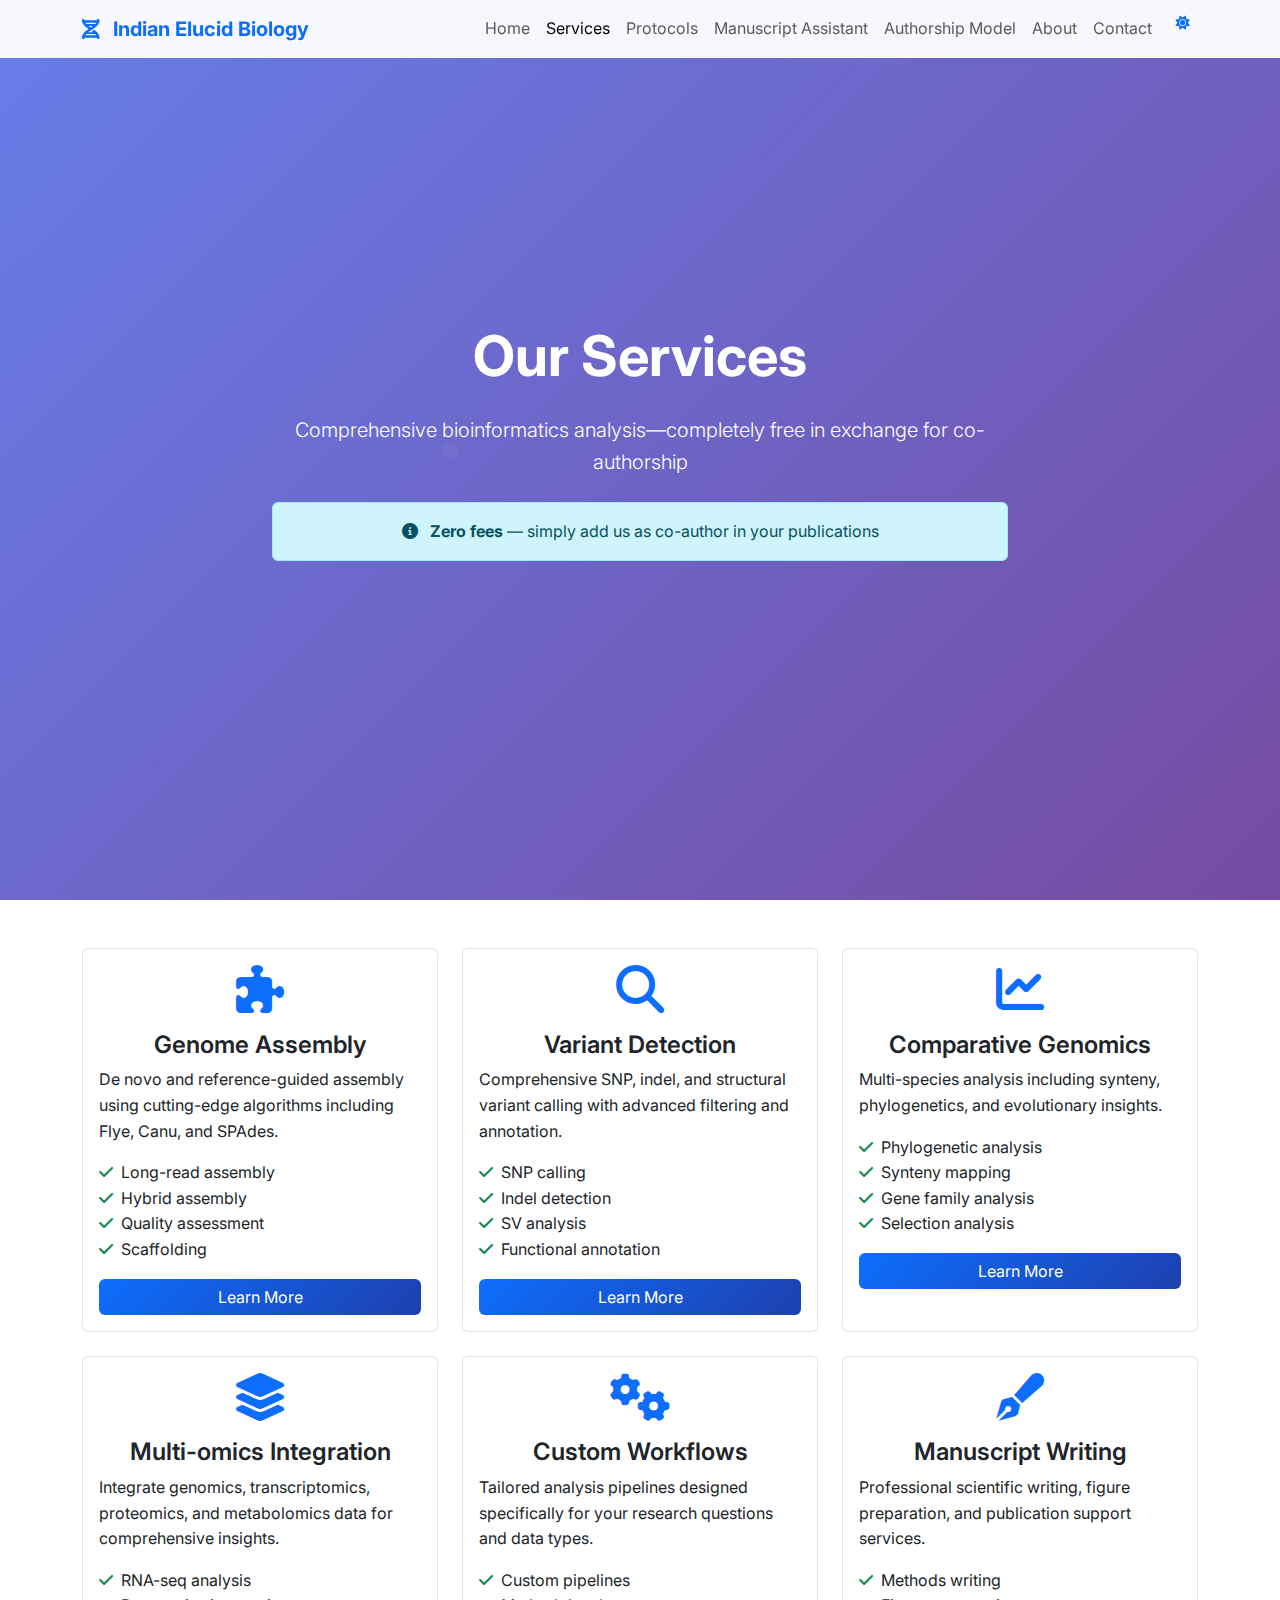
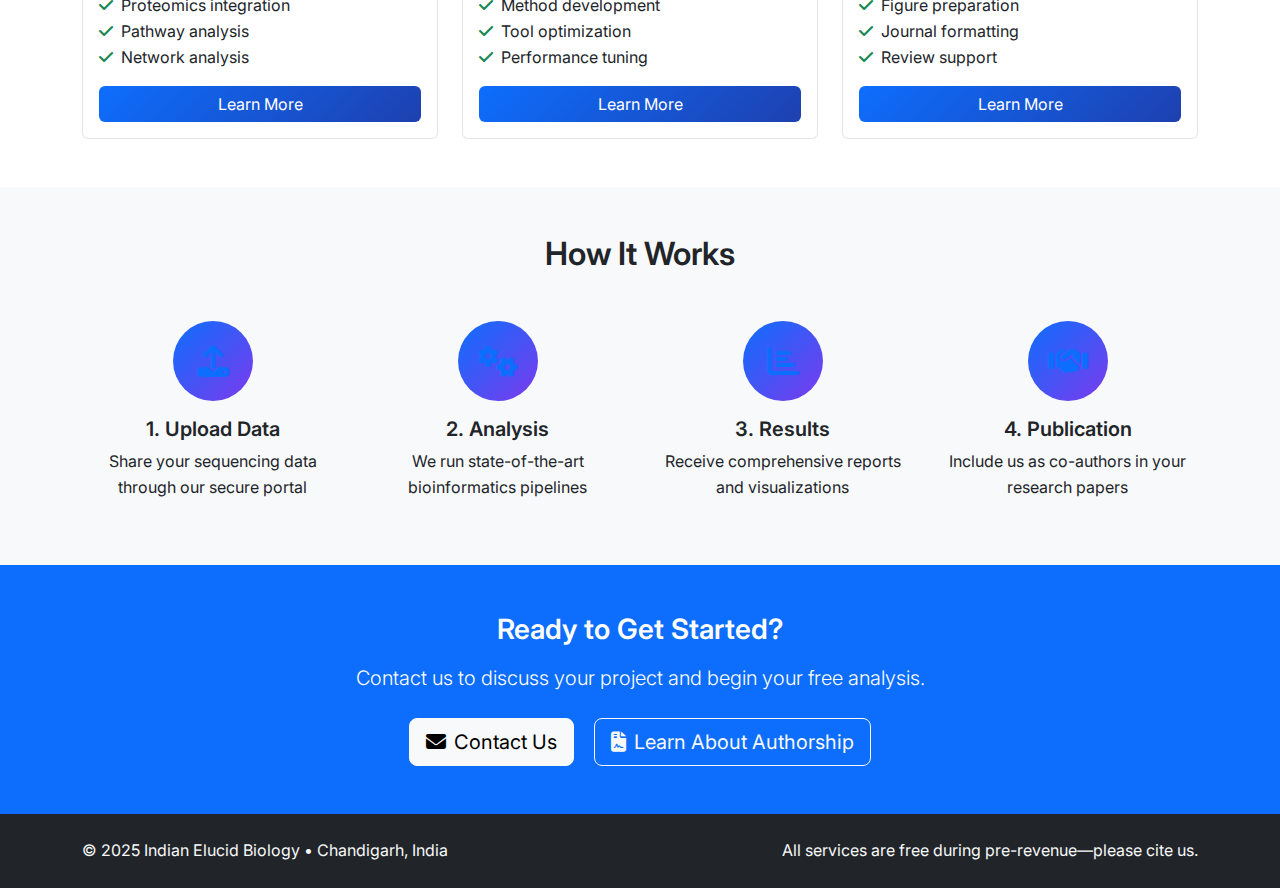
<file: services.html>
<!DOCTYPE html>
<html lang="en">
<head>
    <meta charset="UTF-8">
    <meta name="viewport" content="width=device-width, initial-scale=1.0">
    <title>Services - Indian Elucid Biology</title>
    <meta name="description" content="Free bioinformatics services including genome assembly, variant detection, comparative genomics, and multi-omics integration.">
    
    <!-- Bootstrap 5 CSS -->
    <link href="https://cdn.jsdelivr.net/npm/bootstrap@5.3.0/dist/css/bootstrap.min.css" rel="stylesheet">
    <!-- Font Awesome 6 -->
    <link rel="stylesheet" href="https://cdnjs.cloudflare.com/ajax/libs/font-awesome/6.4.0/css/all.min.css">
    <!-- Google Fonts -->
    <link href="https://fonts.googleapis.com/css2?family=Inter:wght@300;400;500;600;700&family=JetBrains+Mono:wght@400;500&display=swap" rel="stylesheet">
    <!-- Custom CSS -->
    <link rel="stylesheet" href="css/styles.css">
</head>
<body>
    <!-- Navigation -->
    <nav class="navbar navbar-expand-lg navbar-light bg-light fixed-top">
        <div class="container">
            <a class="navbar-brand fw-bold" href="index.html">
                <i class="fas fa-dna text-primary me-2"></i>
                Indian Elucid Biology
            </a>
            
            <button class="navbar-toggler" type="button" data-bs-toggle="collapse" data-bs-target="#navbarNav">
                <span class="navbar-toggler-icon"></span>
            </button>
            
            <div class="collapse navbar-collapse" id="navbarNav">
                <ul class="navbar-nav ms-auto">
                    <li class="nav-item">
                        <a class="nav-link" href="index.html">Home</a>
                    </li>
                    <li class="nav-item">
                        <a class="nav-link active" href="services.html">Services</a>
                    </li>
                    <li class="nav-item">
                        <a class="nav-link" href="protocols.html">Protocols</a>
                    </li>
                    <li class="nav-item">
                        <a class="nav-link" href="manuscript-assistant.html">Manuscript Assistant</a>
                    </li>
                    <li class="nav-item">
                        <a class="nav-link" href="authorship-model.html">Authorship Model</a>
                    </li>
                    <li class="nav-item">
                        <a class="nav-link" href="about.html">About</a>
                    </li>
                    <li class="nav-item">
                        <a class="nav-link" href="contact.html">Contact</a>
                    </li>
                    <li class="nav-item">
                        <button class="btn btn-outline-primary btn-sm ms-2" id="themeToggle">
                            <i class="fas fa-sun"></i>
                        </button>
                    </li>
                </ul>
            </div>
        </div>
    </nav>

    <!-- Hero Section -->
    <section class="hero-section d-flex align-items-center min-vh-100">
        <div class="container">
            <div class="row">
                <div class="col-lg-8 mx-auto text-center">
                    <h1 class="display-4 fw-bold mb-4">Our Services</h1>
                    <p class="lead mb-4">
                        Comprehensive bioinformatics analysis—completely free in exchange for co-authorship
                    </p>
                    <div class="alert alert-info">
                        <i class="fas fa-info-circle me-2"></i>
                        <strong>Zero fees</strong> — simply add us as co-author in your publications
                    </div>
                </div>
            </div>
        </div>
    </section>

    <!-- Services Grid -->
    <section class="py-5">
        <div class="container">
            <div class="row g-4">
                <!-- Genome Assembly -->
                <div class="col-md-6 col-lg-4" id="genome-assembly">
                    <div class="card h-100 service-card">
                        <div class="card-body">
                            <div class="text-center mb-3">
                                <i class="fas fa-puzzle-piece text-primary fa-3x"></i>
                            </div>
                            <h4 class="card-title text-center">Genome Assembly</h4>
                            <p class="card-text">
                                De novo and reference-guided assembly using cutting-edge algorithms including Flye, Canu, and SPAdes.
                            </p>
                            <ul class="list-unstyled">
                                <li><i class="fas fa-check text-success me-2"></i>Long-read assembly</li>
                                <li><i class="fas fa-check text-success me-2"></i>Hybrid assembly</li>
                                <li><i class="fas fa-check text-success me-2"></i>Quality assessment</li>
                                <li><i class="fas fa-check text-success me-2"></i>Scaffolding</li>
                            </ul>
                            <a href="service-genome-assembly.html" class="btn btn-primary w-100">Learn More</a>
                        </div>
                    </div>
                </div>

                <!-- Variant Detection -->
                <div class="col-md-6 col-lg-4" id="variant-detection">
                    <div class="card h-100 service-card">
                        <div class="card-body">
                            <div class="text-center mb-3">
                                <i class="fas fa-search text-primary fa-3x"></i>
                            </div>
                            <h4 class="card-title text-center">Variant Detection</h4>
                            <p class="card-text">
                                Comprehensive SNP, indel, and structural variant calling with advanced filtering and annotation.
                            </p>
                            <ul class="list-unstyled">
                                <li><i class="fas fa-check text-success me-2"></i>SNP calling</li>
                                <li><i class="fas fa-check text-success me-2"></i>Indel detection</li>
                                <li><i class="fas fa-check text-success me-2"></i>SV analysis</li>
                                <li><i class="fas fa-check text-success me-2"></i>Functional annotation</li>
                            </ul>
                            <a href="service-variant-detection.html" class="btn btn-primary w-100">Learn More</a>
                        </div>
                    </div>
                </div>

                <!-- Comparative Genomics -->
                <div class="col-md-6 col-lg-4" id="comparative-genomics">
                    <div class="card h-100 service-card">
                        <div class="card-body">
                            <div class="text-center mb-3">
                                <i class="fas fa-chart-line text-primary fa-3x"></i>
                            </div>
                            <h4 class="card-title text-center">Comparative Genomics</h4>
                            <p class="card-text">
                                Multi-species analysis including synteny, phylogenetics, and evolutionary insights.
                            </p>
                            <ul class="list-unstyled">
                                <li><i class="fas fa-check text-success me-2"></i>Phylogenetic analysis</li>
                                <li><i class="fas fa-check text-success me-2"></i>Synteny mapping</li>
                                <li><i class="fas fa-check text-success me-2"></i>Gene family analysis</li>
                                <li><i class="fas fa-check text-success me-2"></i>Selection analysis</li>
                            </ul>
                            <a href="service-comparative-genomics.html" class="btn btn-primary w-100">Learn More</a>
                        </div>
                    </div>
                </div>

                <!-- Multi-omics Integration -->
                <div class="col-md-6 col-lg-4" id="multi-omics">
                    <div class="card h-100 service-card">
                        <div class="card-body">
                            <div class="text-center mb-3">
                                <i class="fas fa-layer-group text-primary fa-3x"></i>
                            </div>
                            <h4 class="card-title text-center">Multi-omics Integration</h4>
                            <p class="card-text">
                                Integrate genomics, transcriptomics, proteomics, and metabolomics data for comprehensive insights.
                            </p>
                            <ul class="list-unstyled">
                                <li><i class="fas fa-check text-success me-2"></i>RNA-seq analysis</li>
                                <li><i class="fas fa-check text-success me-2"></i>Proteomics integration</li>
                                <li><i class="fas fa-check text-success me-2"></i>Pathway analysis</li>
                                <li><i class="fas fa-check text-success me-2"></i>Network analysis</li>
                            </ul>
                            <a href="service-multi-omics.html" class="btn btn-primary w-100">Learn More</a>
                        </div>
                    </div>
                </div>

                <!-- Custom Workflows -->
                <div class="col-md-6 col-lg-4" id="custom-workflows">
                    <div class="card h-100 service-card">
                        <div class="card-body">
                            <div class="text-center mb-3">
                                <i class="fas fa-cogs text-primary fa-3x"></i>
                            </div>
                            <h4 class="card-title text-center">Custom Workflows</h4>
                            <p class="card-text">
                                Tailored analysis pipelines designed specifically for your research questions and data types.
                            </p>
                            <ul class="list-unstyled">
                                <li><i class="fas fa-check text-success me-2"></i>Custom pipelines</li>
                                <li><i class="fas fa-check text-success me-2"></i>Method development</li>
                                <li><i class="fas fa-check text-success me-2"></i>Tool optimization</li>
                                <li><i class="fas fa-check text-success me-2"></i>Performance tuning</li>
                            </ul>
                            <a href="service-custom-workflows.html" class="btn btn-primary w-100">Learn More</a>
                        </div>
                    </div>
                </div>

                <!-- Manuscript Writing -->
                <div class="col-md-6 col-lg-4">
                    <div class="card h-100 service-card">
                        <div class="card-body">
                            <div class="text-center mb-3">
                                <i class="fas fa-pen-fancy text-primary fa-3x"></i>
                            </div>
                            <h4 class="card-title text-center">Manuscript Writing</h4>
                            <p class="card-text">
                                Professional scientific writing, figure preparation, and publication support services.
                            </p>
                            <ul class="list-unstyled">
                                <li><i class="fas fa-check text-success me-2"></i>Methods writing</li>
                                <li><i class="fas fa-check text-success me-2"></i>Figure preparation</li>
                                <li><i class="fas fa-check text-success me-2"></i>Journal formatting</li>
                                <li><i class="fas fa-check text-success me-2"></i>Review support</li>
                            </ul>
                            <a href="manuscript-assistant.html" class="btn btn-primary w-100">Learn More</a>
                        </div>
                    </div>
                </div>
            </div>
        </div>
    </section>

    <!-- Process Section -->
    <section class="py-5 bg-light">
        <div class="container">
            <h2 class="text-center mb-5">How It Works</h2>
            <div class="row g-4">
                <div class="col-md-3">
                    <div class="text-center">
                        <div class="feature-icon mb-3">
                            <i class="fas fa-upload text-primary fa-2x"></i>
                        </div>
                        <h5>1. Upload Data</h5>
                        <p>Share your sequencing data through our secure portal</p>
                    </div>
                </div>
                <div class="col-md-3">
                    <div class="text-center">
                        <div class="feature-icon mb-3">
                            <i class="fas fa-cogs text-primary fa-2x"></i>
                        </div>
                        <h5>2. Analysis</h5>
                        <p>We run state-of-the-art bioinformatics pipelines</p>
                    </div>
                </div>
                <div class="col-md-3">
                    <div class="text-center">
                        <div class="feature-icon mb-3">
                            <i class="fas fa-chart-bar text-primary fa-2x"></i>
                        </div>
                        <h5>3. Results</h5>
                        <p>Receive comprehensive reports and visualizations</p>
                    </div>
                </div>
                <div class="col-md-3">
                    <div class="text-center">
                        <div class="feature-icon mb-3">
                            <i class="fas fa-handshake text-primary fa-2x"></i>
                        </div>
                        <h5>4. Publication</h5>
                        <p>Include us as co-authors in your research papers</p>
                    </div>
                </div>
            </div>
        </div>
    </section>

    <!-- CTA Section -->
    <section class="py-5 bg-primary text-white">
        <div class="container text-center">
            <h3 class="mb-3">Ready to Get Started?</h3>
            <p class="lead mb-4">Contact us to discuss your project and begin your free analysis.</p>
            <a href="contact.html" class="btn btn-light btn-lg me-3">
                <i class="fas fa-envelope me-2"></i>Contact Us
            </a>
            <a href="authorship-model.html" class="btn btn-outline-light btn-lg">
                <i class="fas fa-file-contract me-2"></i>Learn About Authorship
            </a>
        </div>
    </section>

    <!-- Footer -->
    <footer class="bg-dark text-light py-4">
        <div class="container">
            <div class="row">
                <div class="col-md-6">
                    <p class="mb-0">© 2025 Indian Elucid Biology • Chandigarh, India</p>
                </div>
                <div class="col-md-6 text-md-end">
                    <p class="mb-0">All services are free during pre-revenue—please cite us.</p>
                </div>
            </div>
        </div>
    </footer>

    <!-- Bootstrap JS -->
    <script src="https://cdn.jsdelivr.net/npm/bootstrap@5.3.0/dist/js/bootstrap.bundle.min.js"></script>
    <!-- Custom JS -->
    <script src="js/main.js"></script>
</body>
</html>
</file>
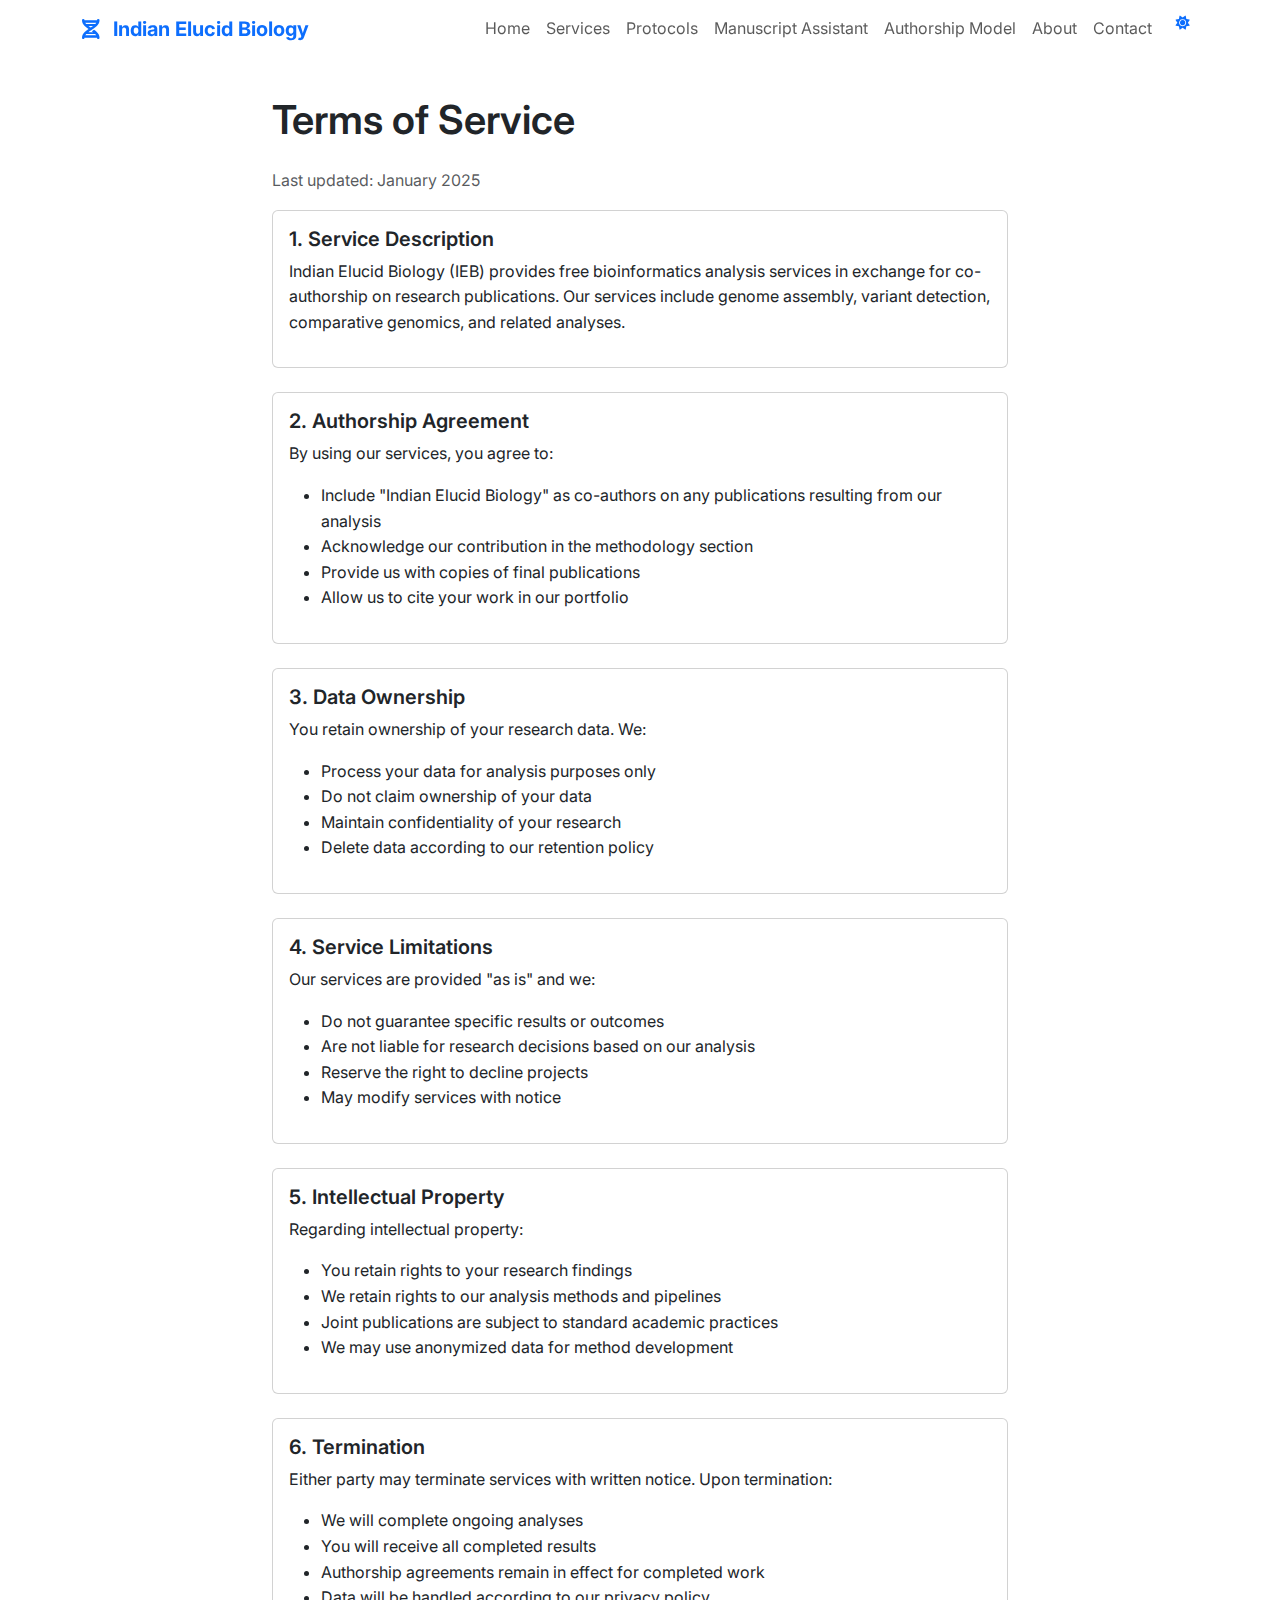
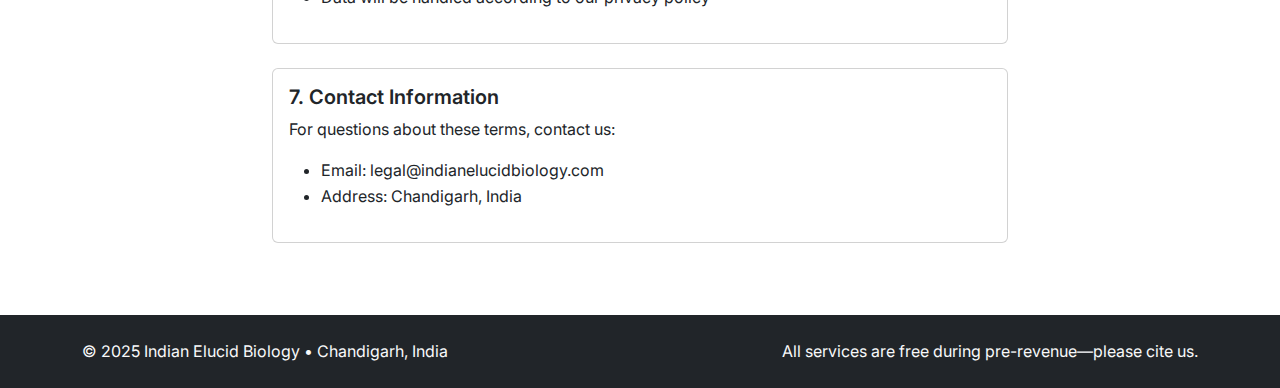
<file: terms.html>
<!DOCTYPE html>
<html lang="en">
<head>
    <meta charset="UTF-8">
    <meta name="viewport" content="width=device-width, initial-scale=1.0">
    <title>Terms of Service - Indian Elucid Biology</title>
    <meta name="description" content="Terms of service for Indian Elucid Biology - terms and conditions for using our bioinformatics services.">
    
    <!-- Bootstrap 5 CSS -->
    <link href="https://cdn.jsdelivr.net/npm/bootstrap@5.3.0/dist/css/bootstrap.min.css" rel="stylesheet">
    <!-- Font Awesome 6 -->
    <link rel="stylesheet" href="https://cdnjs.cloudflare.com/ajax/libs/font-awesome/6.4.0/css/all.min.css">
    <!-- Google Fonts -->
    <link href="https://fonts.googleapis.com/css2?family=Inter:wght@300;400;500;600;700&family=JetBrains+Mono:wght@400;500&display=swap" rel="stylesheet">
    <!-- Custom CSS -->
    <link rel="stylesheet" href="css/styles.css">
</head>
<body>
    <!-- Navigation -->
    <nav class="navbar navbar-expand-lg navbar-light bg-light fixed-top">
        <div class="container">
            <a class="navbar-brand fw-bold" href="index.html">
                <i class="fas fa-dna text-primary me-2"></i>
                Indian Elucid Biology
            </a>
            
            <button class="navbar-toggler" type="button" data-bs-toggle="collapse" data-bs-target="#navbarNav">
                <span class="navbar-toggler-icon"></span>
            </button>
            
            <div class="collapse navbar-collapse" id="navbarNav">
                <ul class="navbar-nav ms-auto">
                    <li class="nav-item">
                        <a class="nav-link" href="index.html">Home</a>
                    </li>
                    <li class="nav-item">
                        <a class="nav-link" href="services.html">Services</a>
                    </li>
                    <li class="nav-item">
                        <a class="nav-link" href="protocols.html">Protocols</a>
                    </li>
                    <li class="nav-item">
                        <a class="nav-link" href="manuscript-assistant.html">Manuscript Assistant</a>
                    </li>
                    <li class="nav-item">
                        <a class="nav-link" href="authorship-model.html">Authorship Model</a>
                    </li>
                    <li class="nav-item">
                        <a class="nav-link" href="about.html">About</a>
                    </li>
                    <li class="nav-item">
                        <a class="nav-link" href="contact.html">Contact</a>
                    </li>
                    <li class="nav-item">
                        <button class="btn btn-outline-primary btn-sm ms-2" id="themeToggle">
                            <i class="fas fa-sun"></i>
                        </button>
                    </li>
                </ul>
            </div>
        </div>
    </nav>

    <!-- Content Section -->
    <section class="py-5 mt-5">
        <div class="container">
            <div class="row">
                <div class="col-lg-8 mx-auto">
                    <h1 class="mb-4">Terms of Service</h1>
                    <p class="text-muted">Last updated: January 2025</p>
                    
                    <div class="card mb-4">
                        <div class="card-body">
                            <h5>1. Service Description</h5>
                            <p>Indian Elucid Biology (IEB) provides free bioinformatics analysis services in exchange for co-authorship on research publications. Our services include genome assembly, variant detection, comparative genomics, and related analyses.</p>
                        </div>
                    </div>

                    <div class="card mb-4">
                        <div class="card-body">
                            <h5>2. Authorship Agreement</h5>
                            <p>By using our services, you agree to:</p>
                            <ul>
                                <li>Include "Indian Elucid Biology" as co-authors on any publications resulting from our analysis</li>
                                <li>Acknowledge our contribution in the methodology section</li>
                                <li>Provide us with copies of final publications</li>
                                <li>Allow us to cite your work in our portfolio</li>
                            </ul>
                        </div>
                    </div>

                    <div class="card mb-4">
                        <div class="card-body">
                            <h5>3. Data Ownership</h5>
                            <p>You retain ownership of your research data. We:</p>
                            <ul>
                                <li>Process your data for analysis purposes only</li>
                                <li>Do not claim ownership of your data</li>
                                <li>Maintain confidentiality of your research</li>
                                <li>Delete data according to our retention policy</li>
                            </ul>
                        </div>
                    </div>

                    <div class="card mb-4">
                        <div class="card-body">
                            <h5>4. Service Limitations</h5>
                            <p>Our services are provided "as is" and we:</p>
                            <ul>
                                <li>Do not guarantee specific results or outcomes</li>
                                <li>Are not liable for research decisions based on our analysis</li>
                                <li>Reserve the right to decline projects</li>
                                <li>May modify services with notice</li>
                            </ul>
                        </div>
                    </div>

                    <div class="card mb-4">
                        <div class="card-body">
                            <h5>5. Intellectual Property</h5>
                            <p>Regarding intellectual property:</p>
                            <ul>
                                <li>You retain rights to your research findings</li>
                                <li>We retain rights to our analysis methods and pipelines</li>
                                <li>Joint publications are subject to standard academic practices</li>
                                <li>We may use anonymized data for method development</li>
                            </ul>
                        </div>
                    </div>

                    <div class="card mb-4">
                        <div class="card-body">
                            <h5>6. Termination</h5>
                            <p>Either party may terminate services with written notice. Upon termination:</p>
                            <ul>
                                <li>We will complete ongoing analyses</li>
                                <li>You will receive all completed results</li>
                                <li>Authorship agreements remain in effect for completed work</li>
                                <li>Data will be handled according to our privacy policy</li>
                            </ul>
                        </div>
                    </div>

                    <div class="card mb-4">
                        <div class="card-body">
                            <h5>7. Contact Information</h5>
                            <p>For questions about these terms, contact us:</p>
                            <ul>
                                <li>Email: legal@indianelucidbiology.com</li>
                                <li>Address: Chandigarh, India</li>
                            </ul>
                        </div>
                    </div>
                </div>
            </div>
        </div>
    </section>

    <!-- Footer -->
    <footer class="bg-dark text-light py-4">
        <div class="container">
            <div class="row">
                <div class="col-md-6">
                    <p class="mb-0">© 2025 Indian Elucid Biology • Chandigarh, India</p>
                </div>
                <div class="col-md-6 text-md-end">
                    <p class="mb-0">All services are free during pre-revenue—please cite us.</p>
                </div>
            </div>
        </div>
    </footer>

    <!-- Bootstrap JS -->
    <script src="https://cdn.jsdelivr.net/npm/bootstrap@5.3.0/dist/js/bootstrap.bundle.min.js"></script>
    <!-- Custom JS -->
    <script src="js/main.js"></script>
</body>
</html>
</file>
<file: css/styles.css>
/* Custom CSS for Indian Elucid Biology */

/* Root variables for theming */
:root {
    --primary-color: #0d6efd;
    --secondary-color: #6c757d;
    --success-color: #198754;
    --info-color: #0dcaf0;
    --warning-color: #ffc107;
    --danger-color: #dc3545;
    --light-color: #f8f9fa;
    --dark-color: #212529;
    
    /* Custom brand colors */
    --ieb-blue: #1e40af;
    --ieb-green: #059669;
    --ieb-purple: #7c3aed;
    
    /* Typography */
    --font-family-sans: 'Inter', -apple-system, BlinkMacSystemFont, 'Segoe UI', Roboto, sans-serif;
    --font-family-mono: 'JetBrains Mono', 'Courier New', monospace;
    
    /* Spacing */
    --section-padding: 5rem 0;
    --container-padding: 0 1rem;
}

/* Dark mode variables */
[data-theme="dark"] {
    --primary-color: #3b82f6;
    --light-color: #1f2937;
    --dark-color: #f9fafb;
    --bg-color: #111827;
    --text-color: #f9fafb;
    --card-bg: #1f2937;
    --border-color: #374151;
}

/* Base styles */
body {
    font-family: var(--font-family-sans);
    line-height: 1.6;
    color: var(--dark-color);
    background-color: #ffffff;
    transition: background-color 0.3s ease, color 0.3s ease;
}

[data-theme="dark"] body {
    background-color: var(--bg-color);
    color: var(--text-color);
}

/* Typography */
h1, h2, h3, h4, h5, h6 {
    font-weight: 600;
    line-height: 1.2;
}

.display-4 {
    font-weight: 700;
}

/* Code blocks */
code, pre {
    font-family: var(--font-family-mono);
    background-color: var(--light-color);
    border-radius: 0.375rem;
}

[data-theme="dark"] code,
[data-theme="dark"] pre {
    background-color: #2d3748;
    color: #e2e8f0;
}

/* Hero section */
.hero-section {
    background: linear-gradient(135deg, #667eea 0%, #764ba2 100%);
    color: white;
    position: relative;
    overflow: hidden;
}

.hero-section::before {
    content: '';
    position: absolute;
    top: 0;
    left: 0;
    right: 0;
    bottom: 0;
    background: url('data:image/svg+xml,<svg xmlns="http://www.w3.org/2000/svg" viewBox="0 0 100 100"><defs><pattern id="grain" width="100" height="100" patternUnits="userSpaceOnUse"><circle cx="50" cy="50" r="1" fill="white" opacity="0.1"/></pattern></defs><rect width="100" height="100" fill="url(%23grain)"/></svg>');
    opacity: 0.3;
}

.hero-section .container {
    position: relative;
    z-index: 2;
}

/* Service cards */
.service-card {
    transition: transform 0.3s ease, box-shadow 0.3s ease;
    border: 1px solid rgba(0,0,0,0.1);
}

.service-card:hover {
    transform: translateY(-5px);
    box-shadow: 0 10px 25px rgba(0,0,0,0.1);
}

[data-theme="dark"] .service-card {
    background-color: var(--card-bg);
    border-color: var(--border-color);
}

/* Feature icons */
.feature-icon {
    width: 80px;
    height: 80px;
    margin: 0 auto;
    display: flex;
    align-items: center;
    justify-content: center;
    background: linear-gradient(135deg, var(--primary-color), var(--ieb-purple));
    border-radius: 50%;
    color: white;
}

/* Navigation */
.navbar {
    backdrop-filter: blur(10px);
    background-color: rgba(255, 255, 255, 0.95) !important;
    transition: all 0.3s ease;
}

[data-theme="dark"] .navbar {
    background-color: rgba(17, 24, 39, 0.95) !important;
}

.navbar-brand {
    font-weight: 700;
    color: var(--primary-color) !important;
}

/* Dark mode toggle */
#themeToggle {
    border: none;
    background: transparent;
    color: var(--primary-color);
    transition: all 0.3s ease;
}

#themeToggle:hover {
    transform: rotate(180deg);
}

/* Timeline styles for pipeline page */
.timeline {
    position: relative;
    padding: 2rem 0;
}

.timeline::before {
    content: '';
    position: absolute;
    left: 50%;
    top: 0;
    bottom: 0;
    width: 2px;
    background: var(--primary-color);
    transform: translateX(-50%);
}

.timeline-item {
    position: relative;
    margin-bottom: 3rem;
}

.timeline-item:nth-child(odd) .timeline-content {
    margin-left: 0;
    margin-right: 50%;
    text-align: right;
    padding-right: 2rem;
}

.timeline-item:nth-child(even) .timeline-content {
    margin-left: 50%;
    margin-right: 0;
    text-align: left;
    padding-left: 2rem;
}

.timeline-marker {
    position: absolute;
    left: 50%;
    top: 0;
    width: 20px;
    height: 20px;
    background: var(--primary-color);
    border-radius: 50%;
    transform: translateX(-50%);
    z-index: 2;
}

/* Accordion custom styles */
.accordion-button:not(.collapsed) {
    background-color: var(--primary-color);
    color: white;
}

.accordion-button:focus {
    box-shadow: 0 0 0 0.25rem rgba(13, 110, 253, 0.25);
}

/* Form styles */
.form-control:focus {
    border-color: var(--primary-color);
    box-shadow: 0 0 0 0.25rem rgba(13, 110, 253, 0.25);
}

/* Button hover effects */
.btn-primary {
    background: linear-gradient(135deg, var(--primary-color), var(--ieb-blue));
    border: none;
    transition: all 0.3s ease;
}

.btn-primary:hover {
    transform: translateY(-2px);
    box-shadow: 0 5px 15px rgba(13, 110, 253, 0.4);
}

/* Card hover effects */
.card {
    transition: all 0.3s ease;
}

.card:hover {
    transform: translateY(-2px);
    box-shadow: 0 10px 25px rgba(0,0,0,0.1);
}

/* Animation classes */
.fade-in {
    opacity: 0;
    transform: translateY(20px);
    transition: all 0.6s ease;
}

.fade-in.visible {
    opacity: 1;
    transform: translateY(0);
}

/* Responsive adjustments */
@media (max-width: 768px) {
    .timeline::before {
        left: 20px;
    }
    
    .timeline-item .timeline-content {
        margin-left: 50px !important;
        margin-right: 0 !important;
        text-align: left !important;
        padding-left: 1rem !important;
        padding-right: 0 !important;
    }
    
    .timeline-marker {
        left: 20px;
    }
    
    .hero-section h1 {
        font-size: 2.5rem;
    }
}

/* Loading animation */
.loading {
    display: inline-block;
    width: 20px;
    height: 20px;
    border: 3px solid rgba(255,255,255,.3);
    border-radius: 50%;
    border-top-color: #fff;
    animation: spin 1s ease-in-out infinite;
}

@keyframes spin {
    to { transform: rotate(360deg); }
}

/* Custom scrollbar */
::-webkit-scrollbar {
    width: 8px;
}

::-webkit-scrollbar-track {
    background: var(--light-color);
}

::-webkit-scrollbar-thumb {
    background: var(--primary-color);
    border-radius: 4px;
}

::-webkit-scrollbar-thumb:hover {
    background: var(--ieb-blue);
}

/* Print styles */
@media print {
    .navbar,
    .btn,
    .hero-section {
        display: none !important;
    }
    
    body {
        color: black !important;
        background: white !important;
    }
}
</file>
